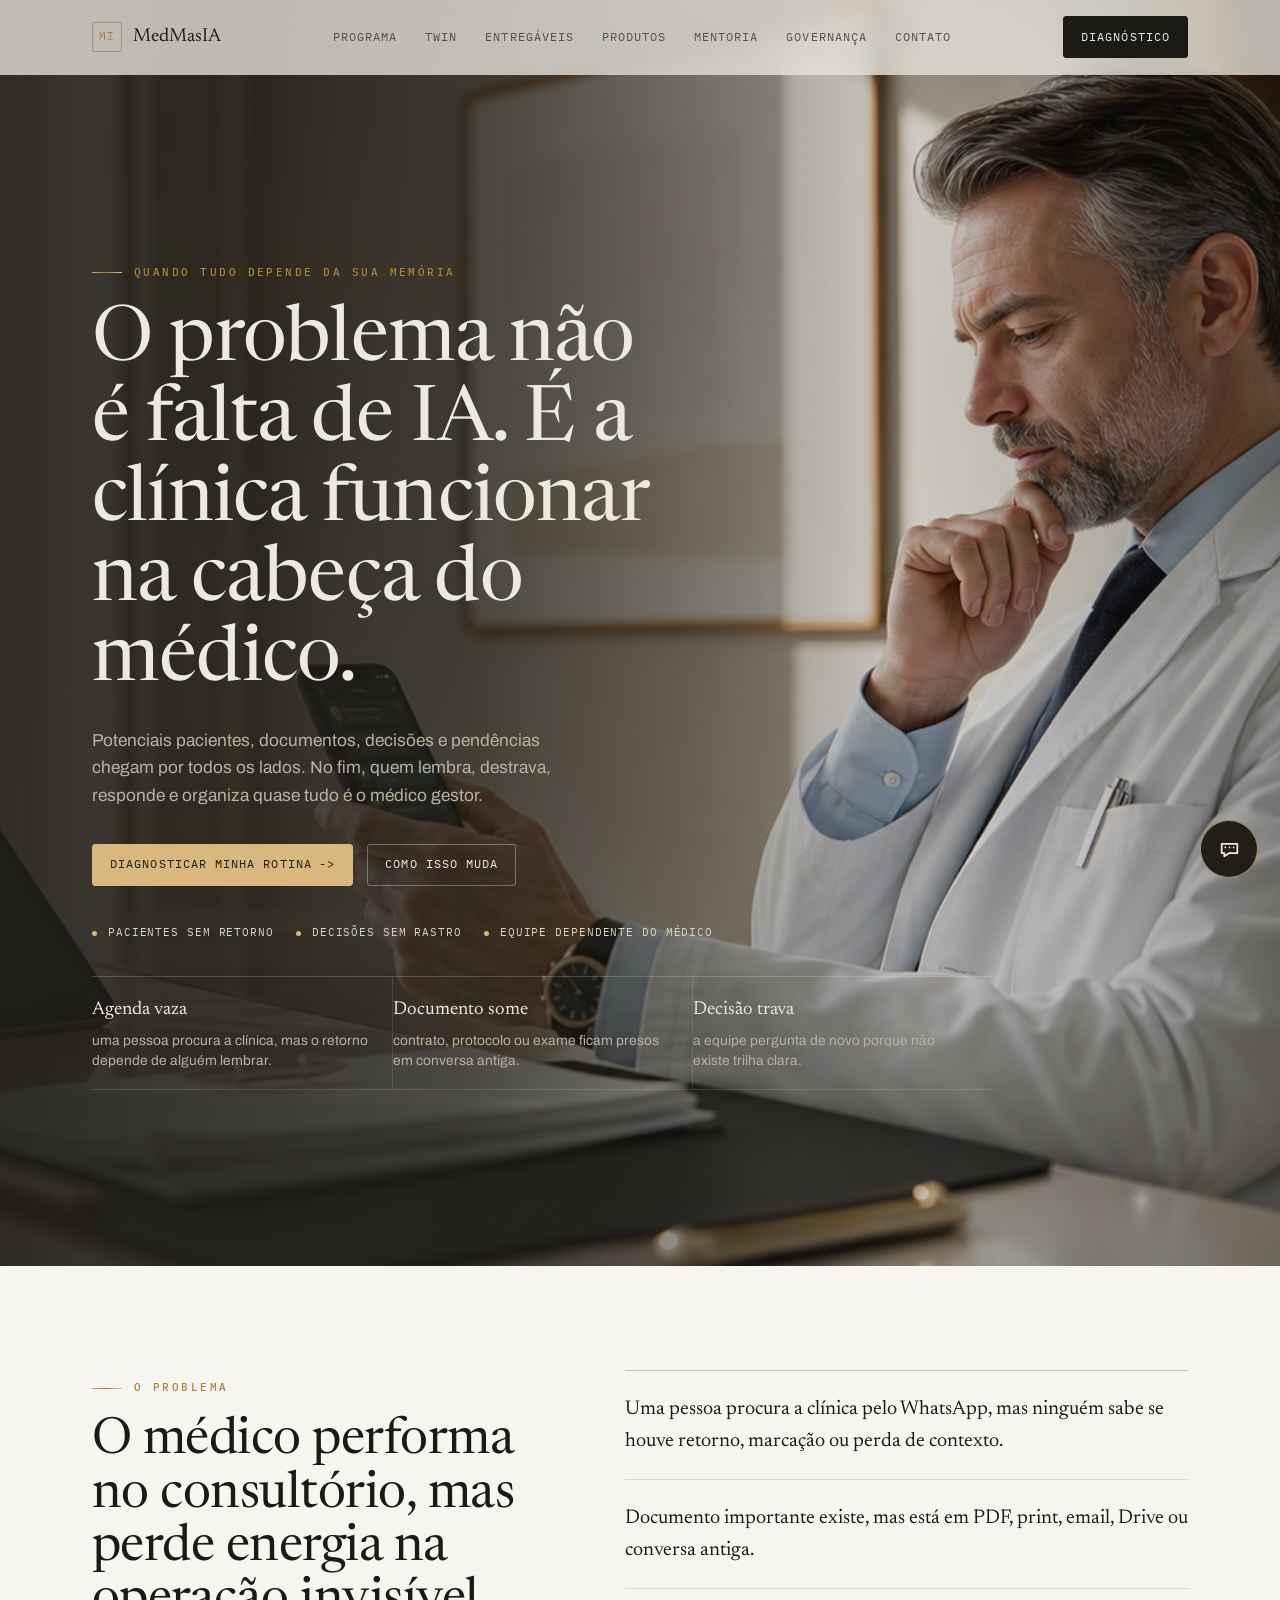
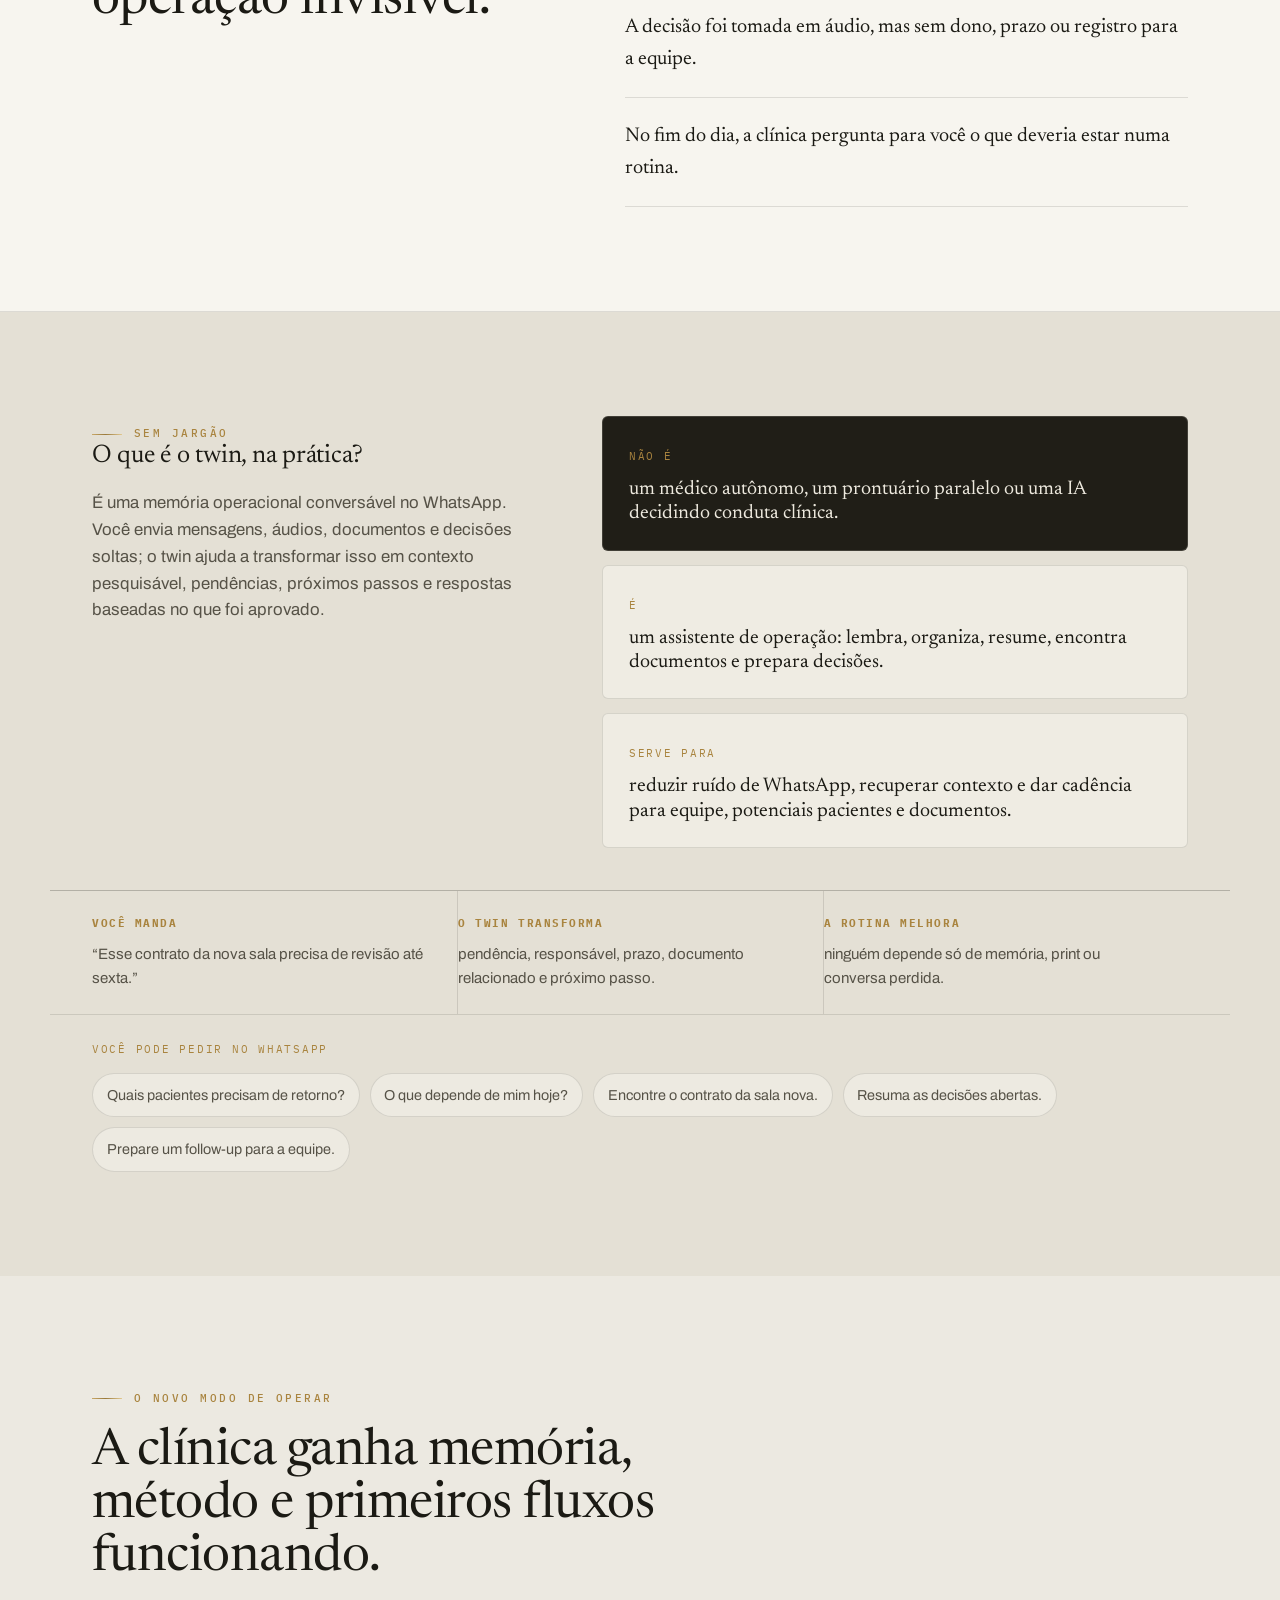
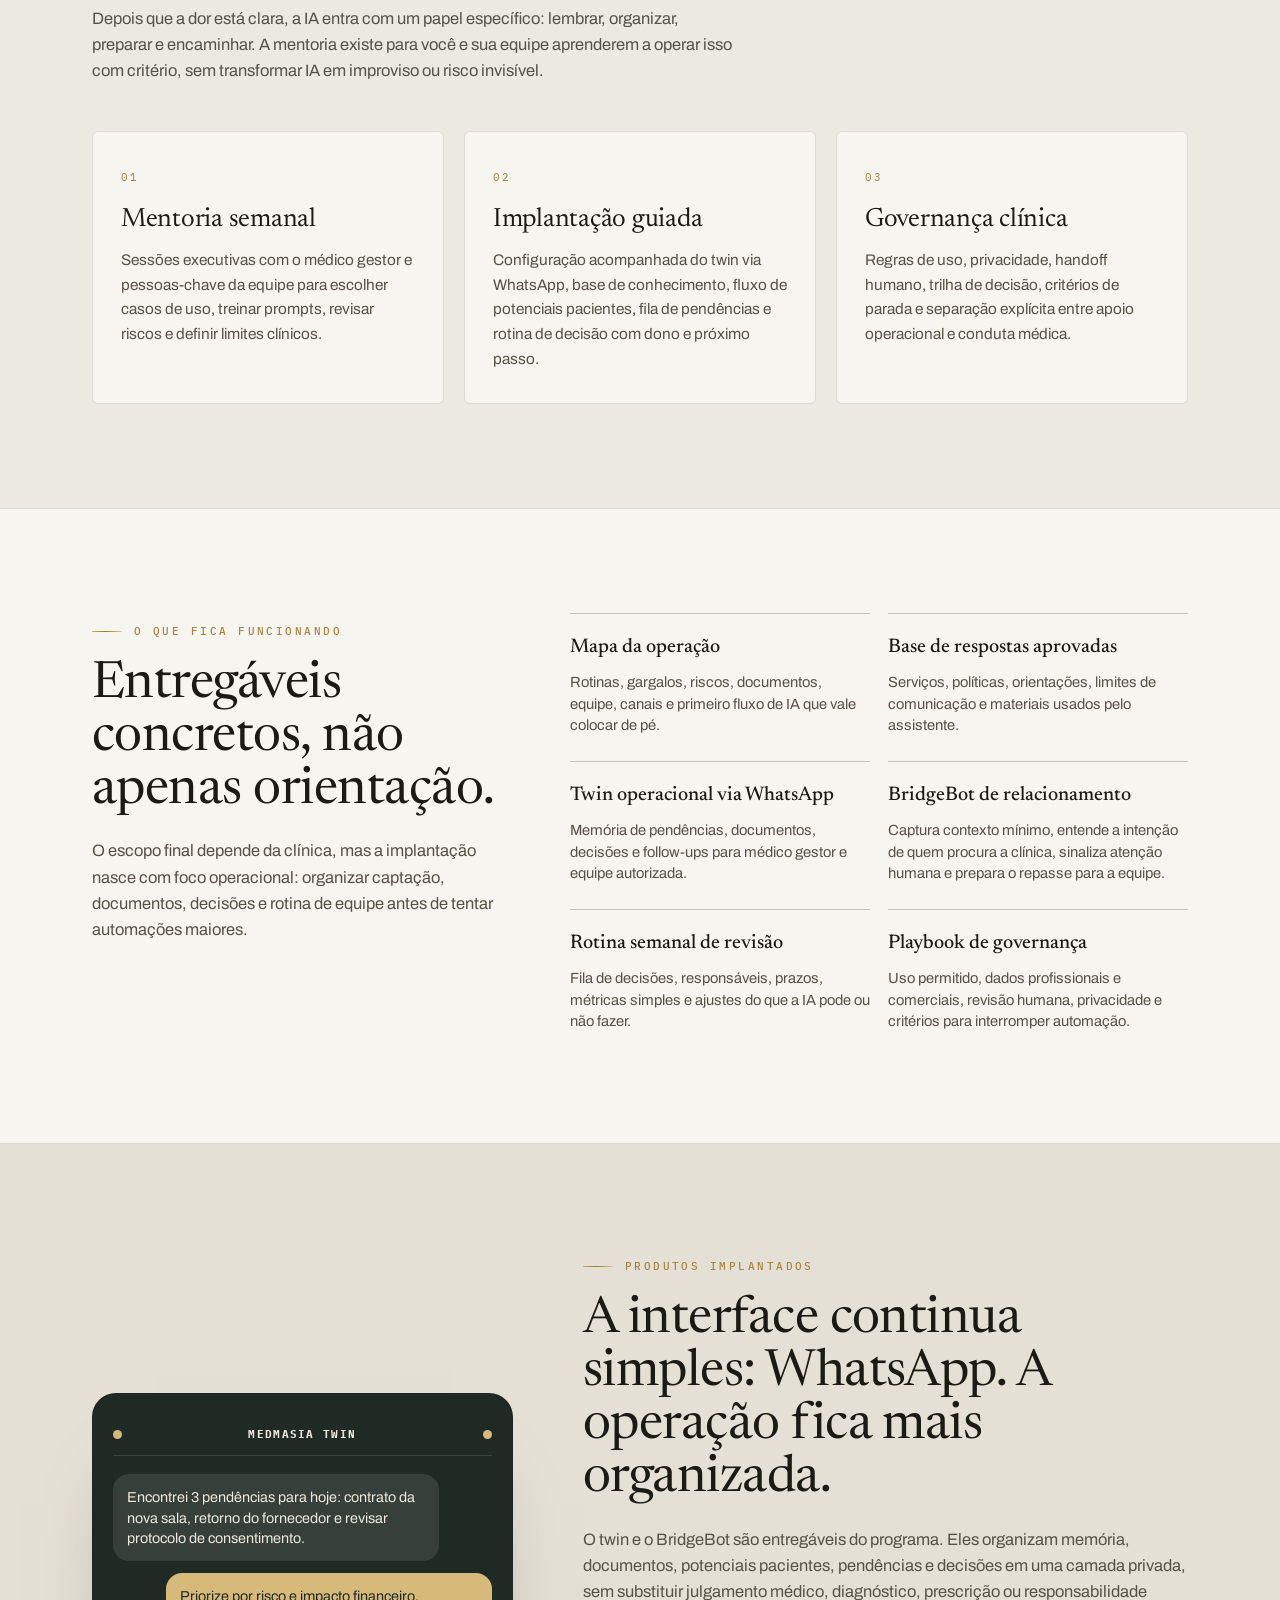
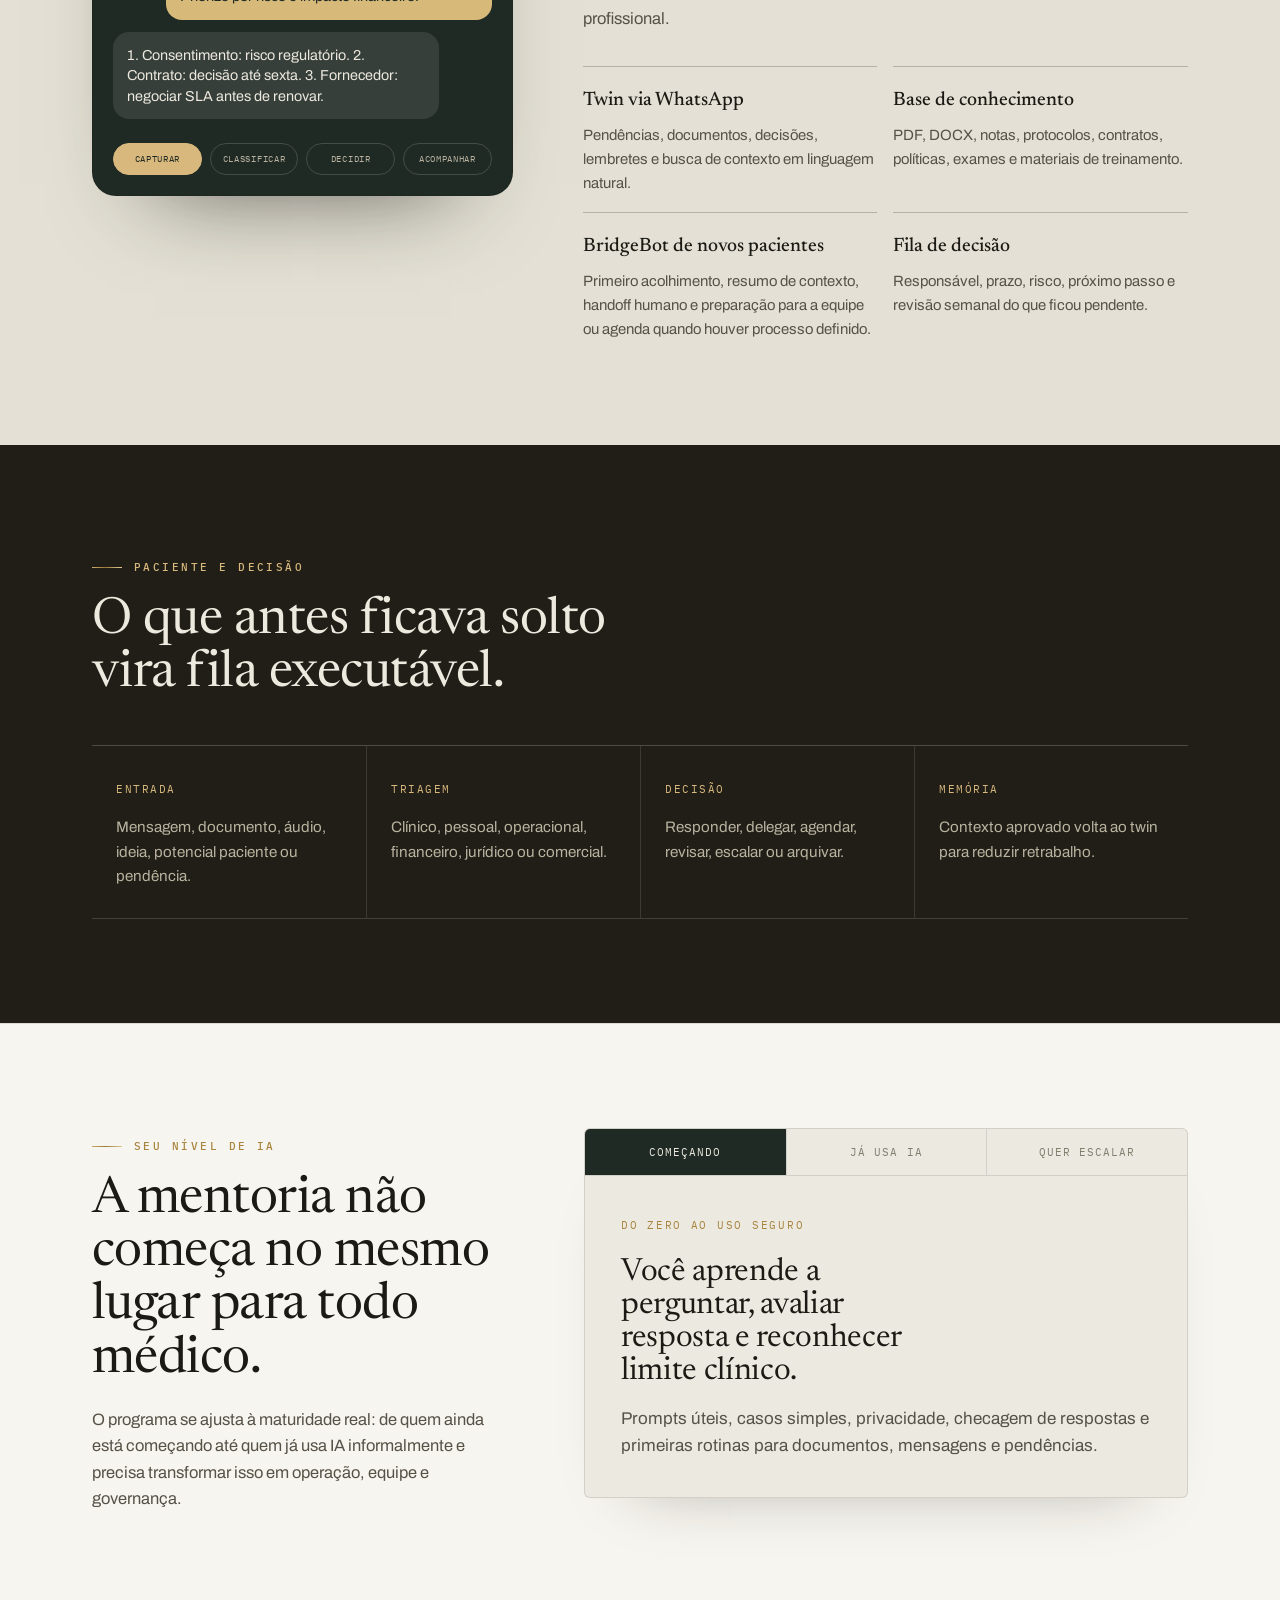
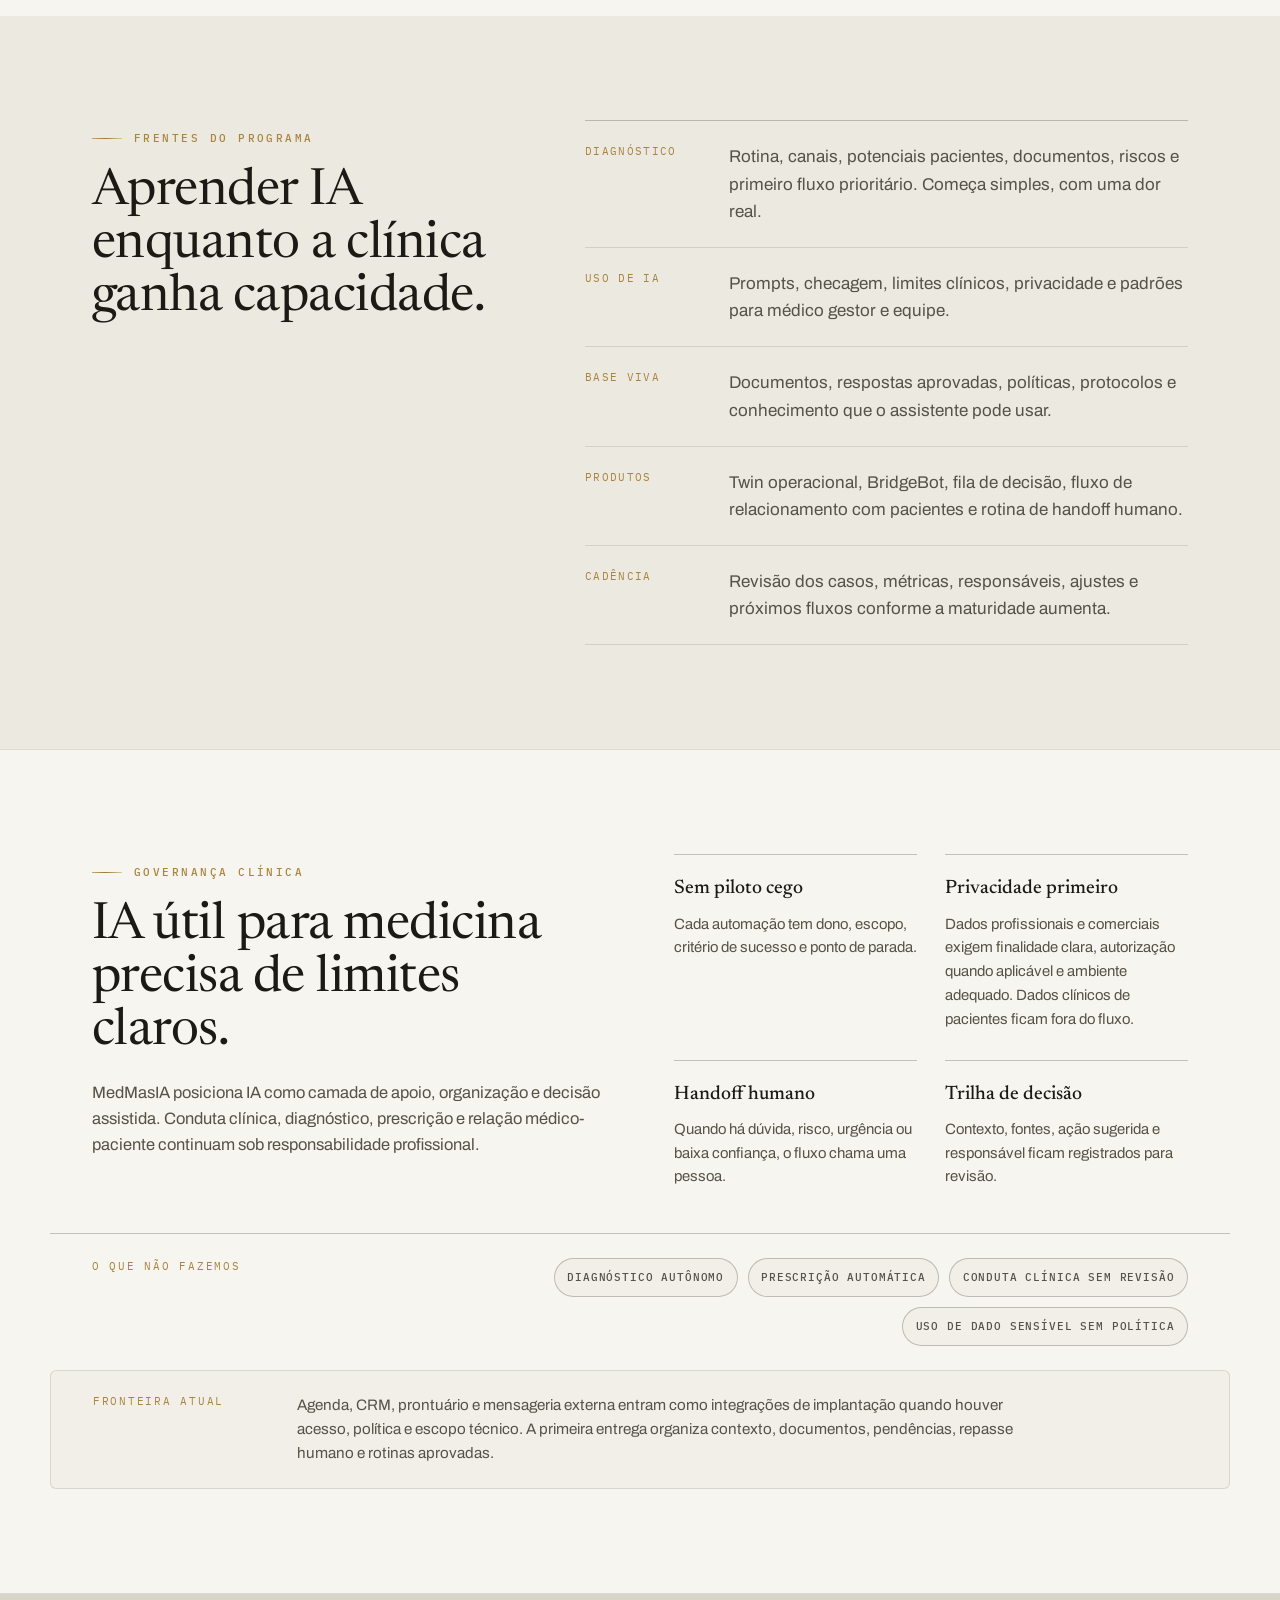
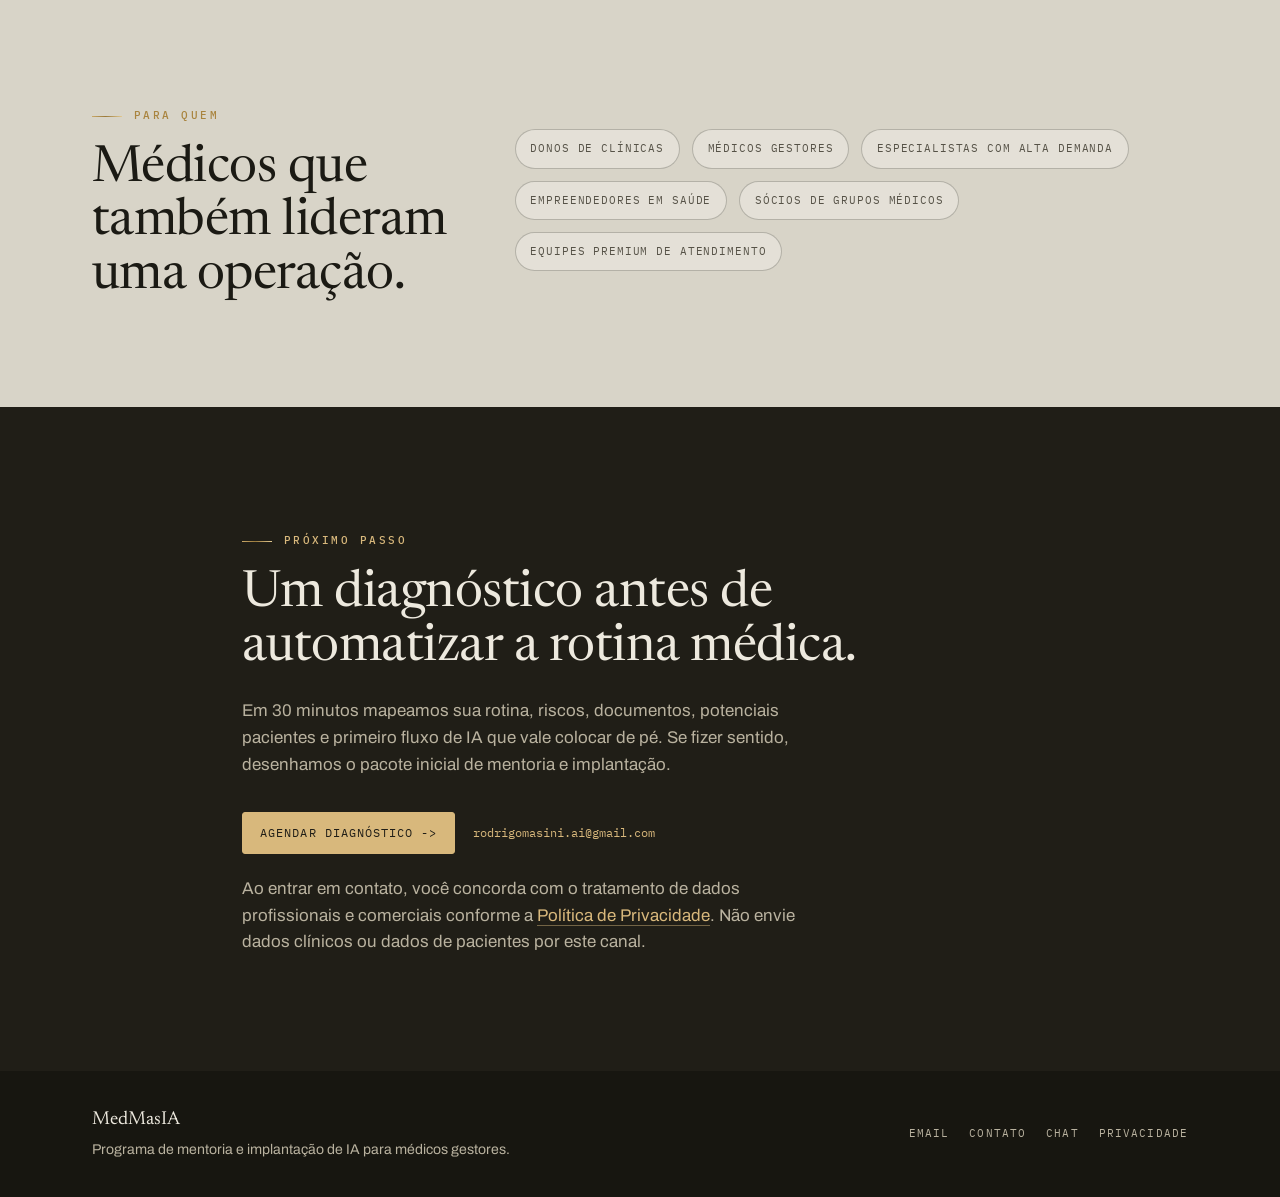
<file: index.html>
<!DOCTYPE html>
<html lang="pt-BR">
<head>
<meta charset="UTF-8" />
<meta name="viewport" content="width=device-width, initial-scale=1.0" />
<title>MedMasIA - Mentoria e Implantação de IA para Médicos</title>
<meta name="description" content="MedMasIA ajuda médicos gestores a tirar potenciais pacientes, documentos, decisões e pendências da memória do médico e transformar isso em rotina assistida por IA." />
<meta property="og:title" content="MedMasIA - Tire a Operação da Cabeça do Médico" />
<meta property="og:description" content="Mentoria e implantação de IA para organizar WhatsApp, documentos, potenciais pacientes e decisões com equipe treinada, revisão humana e governança clínica." />
<meta property="og:type" content="website" />
<meta property="og:image" content="assets/hero-medmasia.png" />
<link rel="icon" href="data:image/svg+xml,%3Csvg xmlns='http://www.w3.org/2000/svg' viewBox='0 0 64 64'%3E%3Crect width='64' height='64' fill='%231f2a25'/%3E%3Ctext x='32' y='42' font-family='Georgia,serif' font-size='24' fill='%23d6b77a' text-anchor='middle'%3EMI%3C/text%3E%3C/svg%3E" />
<link rel="preconnect" href="https://fonts.googleapis.com" />
<link rel="preconnect" href="https://fonts.gstatic.com" crossorigin />
<link href="https://fonts.googleapis.com/css2?family=Archivo:wght@400;500;600;700&family=IBM+Plex+Mono:wght@400;500&family=Newsreader:ital,opsz,wght@0,18..72,300;0,18..72,400;0,18..72,500;1,18..72,300;1,18..72,400&display=swap" rel="stylesheet" />
<link rel="stylesheet" href="assets/styles.css" />
<link rel="stylesheet" href="assets/chatbot/chatbot.css" />
</head>
<body>
<header class="nav" id="nav">
  <div class="nav-inner">
    <a class="brand" href="#"><span class="mark">MI</span><span>MedMasIA</span></a>
    <nav class="links" aria-label="Principal">
      <a href="#offer">Programa</a>
      <a href="#what-is-twin">Twin</a>
      <a href="#deliverables">Entregáveis</a>
      <a href="#twin">Produtos</a>
      <a href="#mentoria">Mentoria</a>
      <a href="#governanca">Governança</a>
      <a href="#contact">Contato</a>
    </nav>
    <button class="menu-toggle" id="menuBtn" type="button" aria-label="Abrir menu" aria-expanded="false"><span></span><span></span><span></span></button>
    <a class="btn nav-cta" href="#contact">Diagnóstico</a>
  </div>
  <div class="mobile-panel" id="mobilePanel">
    <a href="#offer">Programa</a>
    <a href="#what-is-twin">Twin</a>
    <a href="#deliverables">Entregáveis</a>
    <a href="#twin">Produtos</a>
    <a href="#mentoria">Mentoria</a>
    <a href="#governanca">Governança</a>
    <a class="btn" href="#contact">Diagnóstico</a>
  </div>
</header>

<main>
  <section class="hero">
    <div class="hero-media" aria-hidden="true">
      <img src="assets/hero-medmasia.png" alt="" loading="eager" />
    </div>
    <div class="hero-overlay"></div>
    <div class="wrap hero-copy">
      <span class="eyebrow">Quando tudo depende da sua memória</span>
      <h1>O problema não é falta de IA. É a clínica funcionar na cabeça do médico.</h1>
      <p class="lede">Potenciais pacientes, documentos, decisões e pendências chegam por todos os lados. No fim, quem lembra, destrava, responde e organiza quase tudo é o médico gestor.</p>
      <div class="hero-cta">
        <a href="#contact" class="btn on-dark">Diagnosticar minha rotina <span class="arw">-&gt;</span></a>
        <a href="#what-is-twin" class="btn ghost on-hero">Como isso muda</a>
      </div>
      <div class="hero-facts">
        <span>Pacientes sem retorno</span>
        <span>Decisões sem rastro</span>
        <span>Equipe dependente do médico</span>
      </div>
      <div class="hero-package" aria-label="Sinais de vazamento operacional">
        <div><b>Agenda vaza</b><span>uma pessoa procura a clínica, mas o retorno depende de alguém lembrar.</span></div>
        <div><b>Documento some</b><span>contrato, protocolo ou exame ficam presos em conversa antiga.</span></div>
        <div><b>Decisão trava</b><span>a equipe pergunta de novo porque não existe trilha clara.</span></div>
      </div>
    </div>
  </section>

  <section id="problem" class="signal">
    <div class="wrap signal-grid">
      <div>
        <span class="eyebrow">O problema</span>
        <h2>O médico performa no consultório, mas perde energia na operação invisível.</h2>
      </div>
      <div class="signal-list">
        <p>Uma pessoa procura a clínica pelo WhatsApp, mas ninguém sabe se houve retorno, marcação ou perda de contexto.</p>
        <p>Documento importante existe, mas está em PDF, print, email, Drive ou conversa antiga.</p>
        <p>A decisão foi tomada em áudio, mas sem dono, prazo ou registro para a equipe.</p>
        <p>No fim do dia, a clínica pergunta para você o que deveria estar numa rotina.</p>
      </div>
    </div>
  </section>

  <section id="what-is-twin" class="twin-primer">
    <div class="wrap primer-grid">
      <div class="primer-copy">
        <span class="eyebrow">Sem jargão</span>
        <h2>O que é o twin, na prática?</h2>
        <p>É uma memória operacional conversável no WhatsApp. Você envia mensagens, áudios, documentos e decisões soltas; o twin ajuda a transformar isso em contexto pesquisável, pendências, próximos passos e respostas baseadas no que foi aprovado.</p>
      </div>
      <div class="primer-stack reveal">
        <div class="primer-card is-featured">
          <span>Não é</span>
          <p>um médico autônomo, um prontuário paralelo ou uma IA decidindo conduta clínica.</p>
        </div>
        <div class="primer-card">
          <span>É</span>
          <p>um assistente de operação: lembra, organiza, resume, encontra documentos e prepara decisões.</p>
        </div>
        <div class="primer-card">
          <span>Serve para</span>
          <p>reduzir ruído de WhatsApp, recuperar contexto e dar cadência para equipe, potenciais pacientes e documentos.</p>
        </div>
      </div>
    </div>
    <div class="wrap example-flow reveal" aria-label="Exemplos práticos do twin">
      <div><b>Você manda</b><span>“Esse contrato da nova sala precisa de revisão até sexta.”</span></div>
      <div><b>O twin transforma</b><span>pendência, responsável, prazo, documento relacionado e próximo passo.</span></div>
      <div><b>A rotina melhora</b><span>ninguém depende só de memória, print ou conversa perdida.</span></div>
    </div>
    <div class="wrap ask-examples reveal">
      <span class="ask-label">Você pode pedir no WhatsApp</span>
      <div class="ask-list">
        <span>Quais pacientes precisam de retorno?</span>
        <span>O que depende de mim hoje?</span>
        <span>Encontre o contrato da sala nova.</span>
        <span>Resuma as decisões abertas.</span>
        <span>Prepare um follow-up para a equipe.</span>
      </div>
    </div>
  </section>

  <section id="offer" class="offer">
    <div class="wrap">
      <div class="sec-head">
        <span class="eyebrow">O novo modo de operar</span>
        <h2>A clínica ganha memória, método e primeiros fluxos funcionando.</h2>
        <p>Depois que a dor está clara, a IA entra com um papel específico: lembrar, organizar, preparar e encaminhar. A mentoria existe para você e sua equipe aprenderem a operar isso com critério, sem transformar IA em improviso ou risco invisível.</p>
      </div>
      <div class="offer-grid">
        <article class="offer-card reveal">
          <span class="num">01</span>
          <h3>Mentoria semanal</h3>
          <p>Sessões executivas com o médico gestor e pessoas-chave da equipe para escolher casos de uso, treinar prompts, revisar riscos e definir limites clínicos.</p>
        </article>
        <article class="offer-card reveal">
          <span class="num">02</span>
          <h3>Implantação guiada</h3>
          <p>Configuração acompanhada do twin via WhatsApp, base de conhecimento, fluxo de potenciais pacientes, fila de pendências e rotina de decisão com dono e próximo passo.</p>
        </article>
        <article class="offer-card reveal">
          <span class="num">03</span>
          <h3>Governança clínica</h3>
          <p>Regras de uso, privacidade, handoff humano, trilha de decisão, critérios de parada e separação explícita entre apoio operacional e conduta médica.</p>
        </article>
      </div>
    </div>
  </section>

  <section id="deliverables" class="deliverables">
    <div class="wrap deliver-grid">
      <div class="sec-head">
        <span class="eyebrow">O que fica funcionando</span>
        <h2>Entregáveis concretos, não apenas orientação.</h2>
        <p>O escopo final depende da clínica, mas a implantação nasce com foco operacional: organizar captação, documentos, decisões e rotina de equipe antes de tentar automações maiores.</p>
      </div>
      <div class="deliver-list">
        <div class="deliver-card reveal"><b>Mapa da operação</b><span>Rotinas, gargalos, riscos, documentos, equipe, canais e primeiro fluxo de IA que vale colocar de pé.</span></div>
        <div class="deliver-card reveal"><b>Base de respostas aprovadas</b><span>Serviços, políticas, orientações, limites de comunicação e materiais usados pelo assistente.</span></div>
        <div class="deliver-card reveal"><b>Twin operacional via WhatsApp</b><span>Memória de pendências, documentos, decisões e follow-ups para médico gestor e equipe autorizada.</span></div>
        <div class="deliver-card reveal"><b>BridgeBot de relacionamento</b><span>Captura contexto mínimo, entende a intenção de quem procura a clínica, sinaliza atenção humana e prepara o repasse para a equipe.</span></div>
        <div class="deliver-card reveal"><b>Rotina semanal de revisão</b><span>Fila de decisões, responsáveis, prazos, métricas simples e ajustes do que a IA pode ou não fazer.</span></div>
        <div class="deliver-card reveal"><b>Playbook de governança</b><span>Uso permitido, dados profissionais e comerciais, revisão humana, privacidade e critérios para interromper automação.</span></div>
      </div>
    </div>
  </section>

  <section id="twin" class="twin">
    <div class="wrap twin-grid">
      <div class="phone reveal" aria-label="Exemplo de conversa com o twin">
        <div class="phone-top"><span></span><b>MedMasIA Twin</b><span></span></div>
        <div class="bubble bot">Encontrei 3 pendências para hoje: contrato da nova sala, retorno do fornecedor e revisar protocolo de consentimento.</div>
        <div class="bubble user">Priorize por risco e impacto financeiro.</div>
        <div class="bubble bot">1. Consentimento: risco regulatório. 2. Contrato: decisão até sexta. 3. Fornecedor: negociar SLA antes de renovar.</div>
        <div class="mini-pipe">
          <span class="active">Capturar</span>
          <span>Classificar</span>
          <span>Decidir</span>
          <span>Acompanhar</span>
        </div>
      </div>
      <div class="twin-copy">
        <span class="eyebrow">Produtos implantados</span>
        <h2>A interface continua simples: WhatsApp. A operação fica mais organizada.</h2>
        <p>O twin e o BridgeBot são entregáveis do programa. Eles organizam memória, documentos, potenciais pacientes, pendências e decisões em uma camada privada, sem substituir julgamento médico, diagnóstico, prescrição ou responsabilidade profissional.</p>
        <div class="cap-list">
          <div><b>Twin via WhatsApp</b><span>Pendências, documentos, decisões, lembretes e busca de contexto em linguagem natural.</span></div>
          <div><b>Base de conhecimento</b><span>PDF, DOCX, notas, protocolos, contratos, políticas, exames e materiais de treinamento.</span></div>
          <div><b>BridgeBot de novos pacientes</b><span>Primeiro acolhimento, resumo de contexto, handoff humano e preparação para a equipe ou agenda quando houver processo definido.</span></div>
          <div><b>Fila de decisão</b><span>Responsável, prazo, risco, próximo passo e revisão semanal do que ficou pendente.</span></div>
        </div>
      </div>
    </div>
  </section>

  <section class="pipe">
    <div class="wrap">
      <div class="sec-head compact">
        <span class="eyebrow">Paciente e decisão</span>
        <h2>O que antes ficava solto vira fila executável.</h2>
      </div>
      <div class="decision-board reveal">
        <div class="lane"><span>Entrada</span><p>Mensagem, documento, áudio, ideia, potencial paciente ou pendência.</p></div>
        <div class="lane"><span>Triagem</span><p>Clínico, pessoal, operacional, financeiro, jurídico ou comercial.</p></div>
        <div class="lane"><span>Decisão</span><p>Responder, delegar, agendar, revisar, escalar ou arquivar.</p></div>
        <div class="lane"><span>Memória</span><p>Contexto aprovado volta ao twin para reduzir retrabalho.</p></div>
      </div>
    </div>
  </section>

  <section id="levels" class="levels">
    <div class="wrap levels-grid">
      <div class="sec-head">
        <span class="eyebrow">Seu nível de IA</span>
        <h2>A mentoria não começa no mesmo lugar para todo médico.</h2>
        <p>O programa se ajusta à maturidade real: de quem ainda está começando até quem já usa IA informalmente e precisa transformar isso em operação, equipe e governança.</p>
      </div>
      <div class="level-panel reveal">
        <div class="level-tabs" role="tablist" aria-label="Níveis de maturidade em IA">
          <button class="on" type="button" data-level="zero">Começando</button>
          <button type="button" data-level="user">Já usa IA</button>
          <button type="button" data-level="scale">Quer escalar</button>
        </div>
        <div class="level-content" data-level-content="zero">
          <span>Do zero ao uso seguro</span>
          <h3>Você aprende a perguntar, avaliar resposta e reconhecer limite clínico.</h3>
          <p>Prompts úteis, casos simples, privacidade, checagem de respostas e primeiras rotinas para documentos, mensagens e pendências.</p>
        </div>
        <div class="level-content" data-level-content="user" hidden>
          <span>Do uso informal à rotina</span>
          <h3>Você para de usar IA como improviso e começa a operar com método.</h3>
          <p>Biblioteca de prompts, base de conhecimento aprovada, critérios de handoff, fluxos de atendimento e decisões com responsável.</p>
        </div>
        <div class="level-content" data-level-content="scale" hidden>
          <span>Da rotina à capacidade</span>
          <h3>Você leva IA para equipe, pacientes, documentos e governança.</h3>
          <p>Treinamento operacional, métricas, papéis, revisão semanal, integração progressiva e evolução dos produtos implantados.</p>
        </div>
      </div>
    </div>
  </section>

  <section id="mentoria" class="mentoria">
    <div class="wrap mentoria-grid">
      <div>
        <span class="eyebrow">Frentes do programa</span>
        <h2>Aprender IA enquanto a clínica ganha capacidade.</h2>
      </div>
      <div class="weeks">
        <div><span>Diagnóstico</span><p>Rotina, canais, potenciais pacientes, documentos, riscos e primeiro fluxo prioritário. Começa simples, com uma dor real.</p></div>
        <div><span>Uso de IA</span><p>Prompts, checagem, limites clínicos, privacidade e padrões para médico gestor e equipe.</p></div>
        <div><span>Base viva</span><p>Documentos, respostas aprovadas, políticas, protocolos e conhecimento que o assistente pode usar.</p></div>
        <div><span>Produtos</span><p>Twin operacional, BridgeBot, fila de decisão, fluxo de relacionamento com pacientes e rotina de handoff humano.</p></div>
        <div><span>Cadência</span><p>Revisão dos casos, métricas, responsáveis, ajustes e próximos fluxos conforme a maturidade aumenta.</p></div>
      </div>
    </div>
  </section>

  <section id="governanca" class="governanca">
    <div class="wrap gov-grid">
      <div class="sec-head">
        <span class="eyebrow">Governança clínica</span>
        <h2>IA útil para medicina precisa de limites claros.</h2>
        <p>MedMasIA posiciona IA como camada de apoio, organização e decisão assistida. Conduta clínica, diagnóstico, prescrição e relação médico-paciente continuam sob responsabilidade profissional.</p>
      </div>
      <div class="guardrails">
        <div><b>Sem piloto cego</b><span>Cada automação tem dono, escopo, critério de sucesso e ponto de parada.</span></div>
        <div><b>Privacidade primeiro</b><span>Dados profissionais e comerciais exigem finalidade clara, autorização quando aplicável e ambiente adequado. Dados clínicos de pacientes ficam fora do fluxo.</span></div>
        <div><b>Handoff humano</b><span>Quando há dúvida, risco, urgência ou baixa confiança, o fluxo chama uma pessoa.</span></div>
        <div><b>Trilha de decisão</b><span>Contexto, fontes, ação sugerida e responsável ficam registrados para revisão.</span></div>
      </div>
    </div>
    <div class="wrap not-do reveal">
      <span>O que não fazemos</span>
      <div>
        <b>Diagnóstico autônomo</b>
        <b>Prescrição automática</b>
        <b>Conduta clínica sem revisão</b>
        <b>Uso de dado sensível sem política</b>
      </div>
    </div>
    <div class="wrap scope-note reveal">
      <span>Fronteira atual</span>
      <p>Agenda, CRM, prontuário e mensageria externa entram como integrações de implantação quando houver acesso, política e escopo técnico. A primeira entrega organiza contexto, documentos, pendências, repasse humano e rotinas aprovadas.</p>
    </div>
  </section>

  <section id="forwhom" class="forwhom">
    <div class="wrap for-grid">
      <div class="for-copy">
        <span class="eyebrow">Para quem</span>
        <h2>Médicos que também lideram uma operação.</h2>
      </div>
      <div class="audiences">
        <span>Donos de clínicas</span>
        <span>Médicos gestores</span>
        <span>Especialistas com alta demanda</span>
        <span>Empreendedores em saúde</span>
        <span>Sócios de grupos médicos</span>
        <span>Equipes premium de atendimento</span>
      </div>
    </div>
  </section>

  <section id="contact" class="contact">
    <div class="wrap contact-inner">
      <span class="eyebrow">Próximo passo</span>
      <h2>Um diagnóstico antes de automatizar a rotina médica.</h2>
      <p>Em 30 minutos mapeamos sua rotina, riscos, documentos, potenciais pacientes e primeiro fluxo de IA que vale colocar de pé. Se fizer sentido, desenhamos o pacote inicial de mentoria e implantação.</p>
      <div class="contact-actions">
        <a class="btn on-dark" href="mailto:rodrigomasini.ai@gmail.com?subject=MedMasIA%20-%20Diagnostico%20inicial">Agendar diagnóstico <span class="arw">-&gt;</span></a>
        <a class="mail" href="mailto:rodrigomasini.ai@gmail.com">rodrigomasini.ai@gmail.com</a>
      </div>
      <p class="privacy-note">Ao entrar em contato, você concorda com o tratamento de dados profissionais e comerciais conforme a <a href="privacidade.html">Política de Privacidade</a>. Não envie dados clínicos ou dados de pacientes por este canal.</p>
    </div>
  </section>
</main>

<footer>
  <div class="wrap footer-inner">
    <div><b>MedMasIA</b><span>Programa de mentoria e implantação de IA para médicos gestores.</span></div>
    <div class="foot-links">
      <a href="mailto:rodrigomasini.ai@gmail.com">Email</a>
      <a href="#contact">Contato</a>
      <a href="#apex-chatbot">Chat</a>
      <a href="privacidade.html">Privacidade</a>
    </div>
  </div>
</footer>

<div id="apex-chatbot"></div>
<script src="assets/chatbot/chatbot.js"></script>
<script>
document.documentElement.classList.add("js");
const nav=document.getElementById("nav");
addEventListener("scroll",()=>nav.classList.toggle("scrolled",scrollY>12),{passive:true});
const menuBtn=document.getElementById("menuBtn");
const mobilePanel=document.getElementById("mobilePanel");
menuBtn.addEventListener("click",()=>{
  const open=mobilePanel.classList.toggle("open");
  menuBtn.setAttribute("aria-expanded",open);
});
mobilePanel.querySelectorAll("a").forEach((link)=>link.addEventListener("click",()=>{
  mobilePanel.classList.remove("open");
  menuBtn.setAttribute("aria-expanded","false");
}));
document.querySelectorAll("[data-level]").forEach((button)=>{
  button.addEventListener("click",()=>{
    const level=button.dataset.level;
    document.querySelectorAll("[data-level]").forEach((item)=>item.classList.toggle("on",item===button));
    document.querySelectorAll("[data-level-content]").forEach((panel)=>{
      panel.hidden=panel.dataset.levelContent!==level;
    });
  });
});
const io=new IntersectionObserver((entries)=>{
  entries.forEach((entry)=>{
    if(entry.isIntersecting){
      entry.target.classList.add("in");
      io.unobserve(entry.target);
    }
  });
},{threshold:.12,rootMargin:"0px 0px -8% 0px"});
document.querySelectorAll(".reveal").forEach((el)=>io.observe(el));
</script>
</body>
</html>
</file>
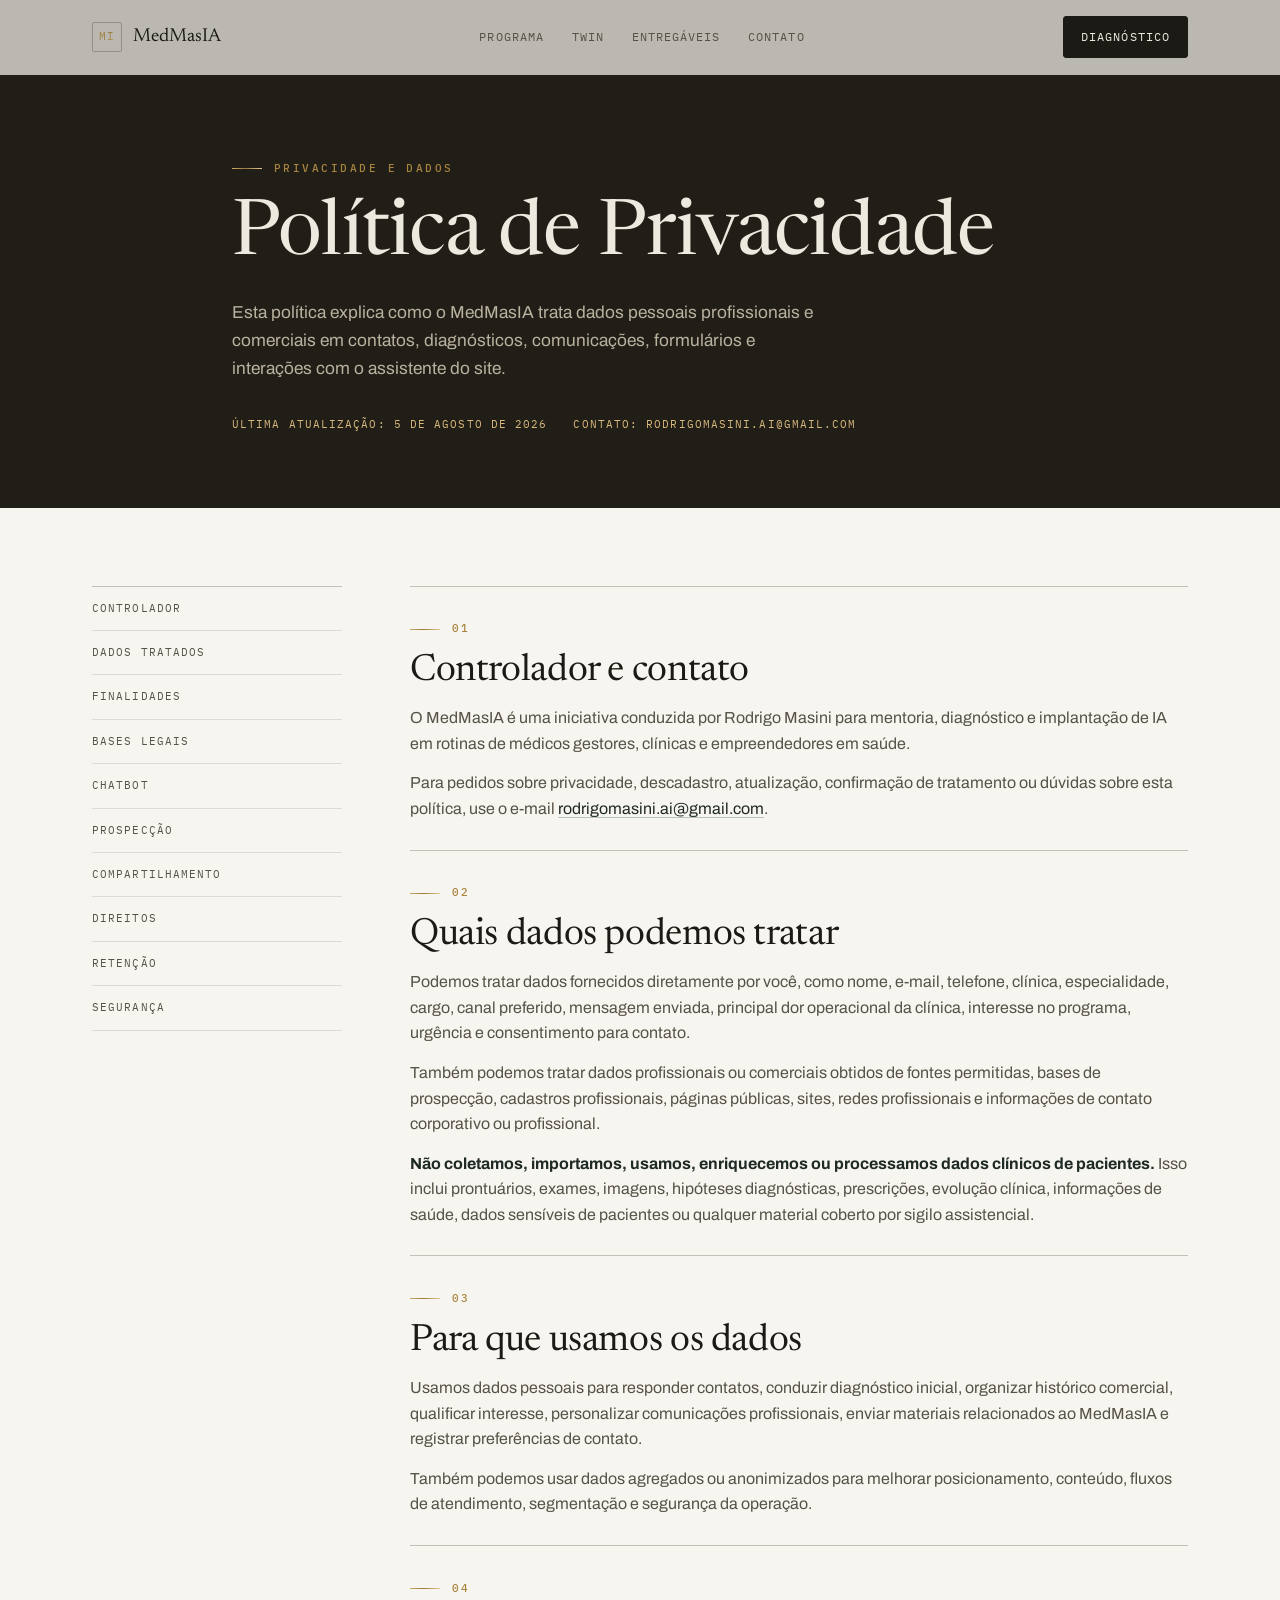
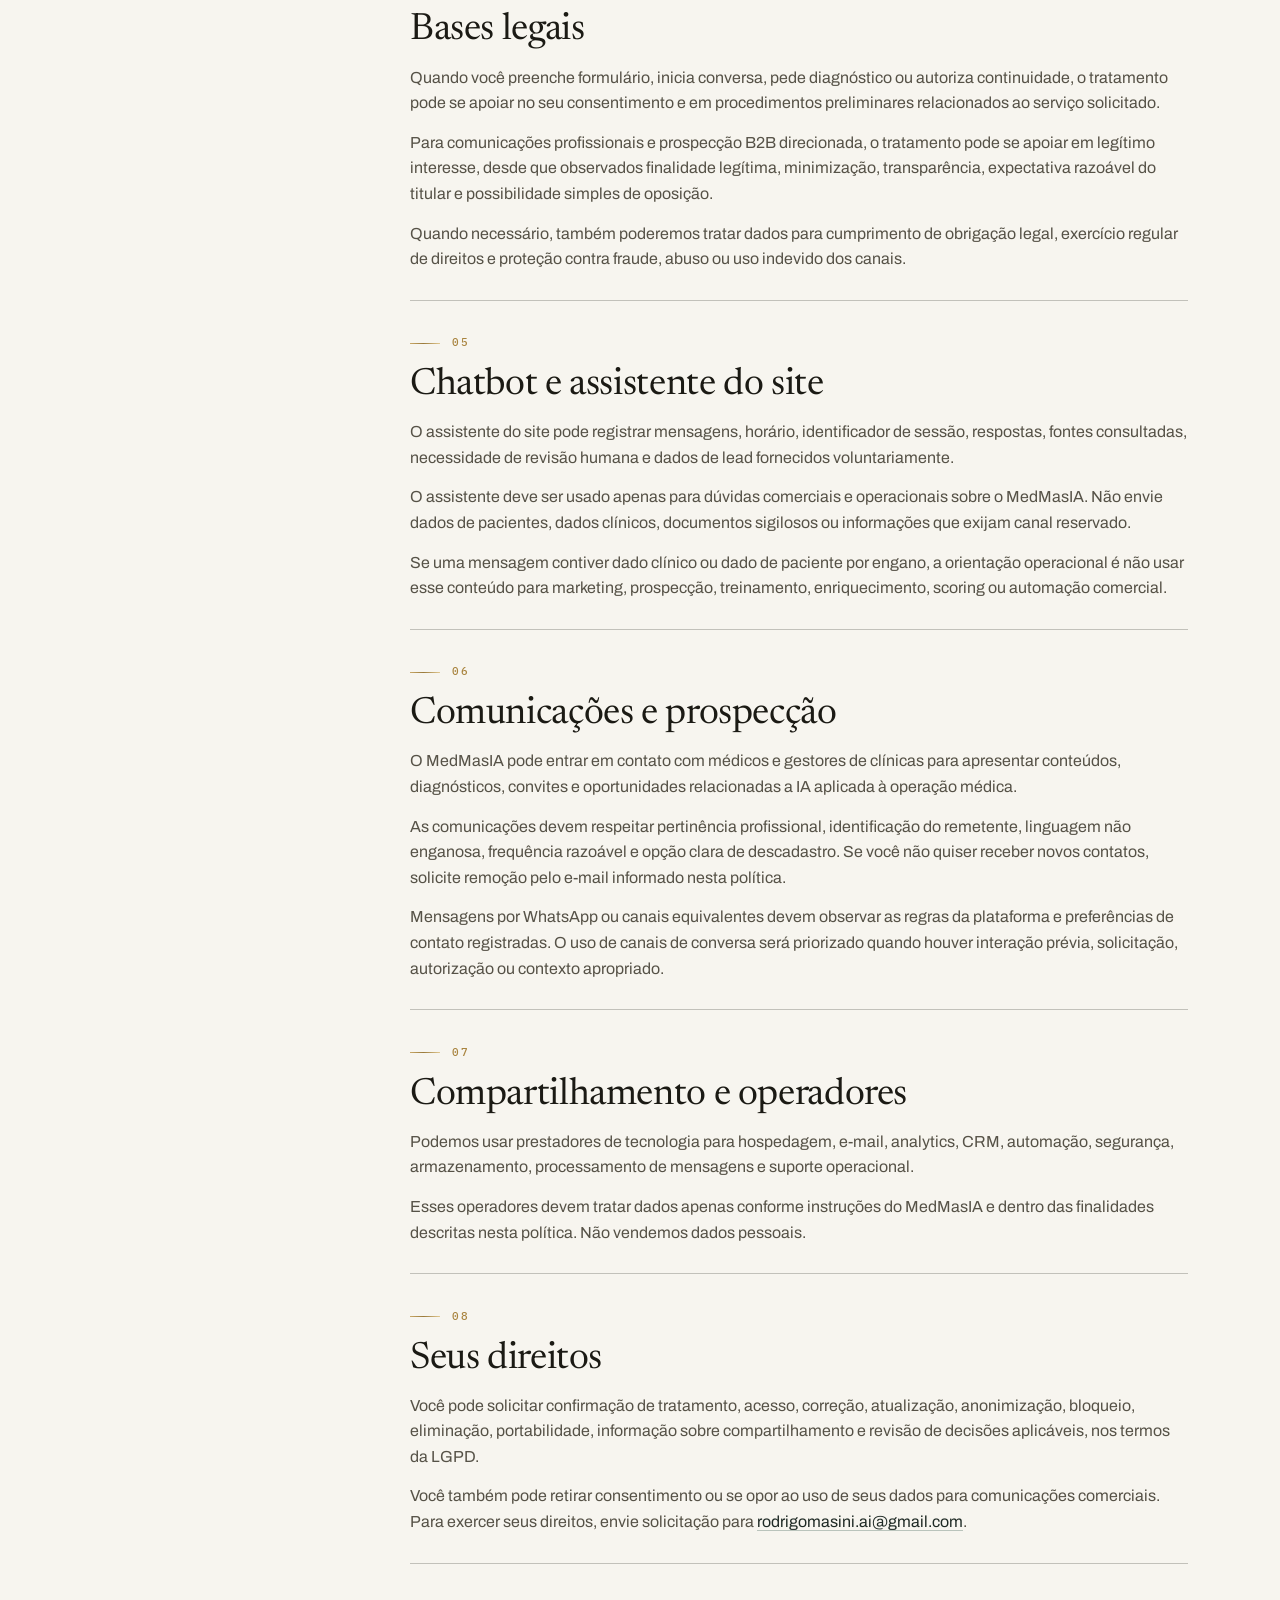
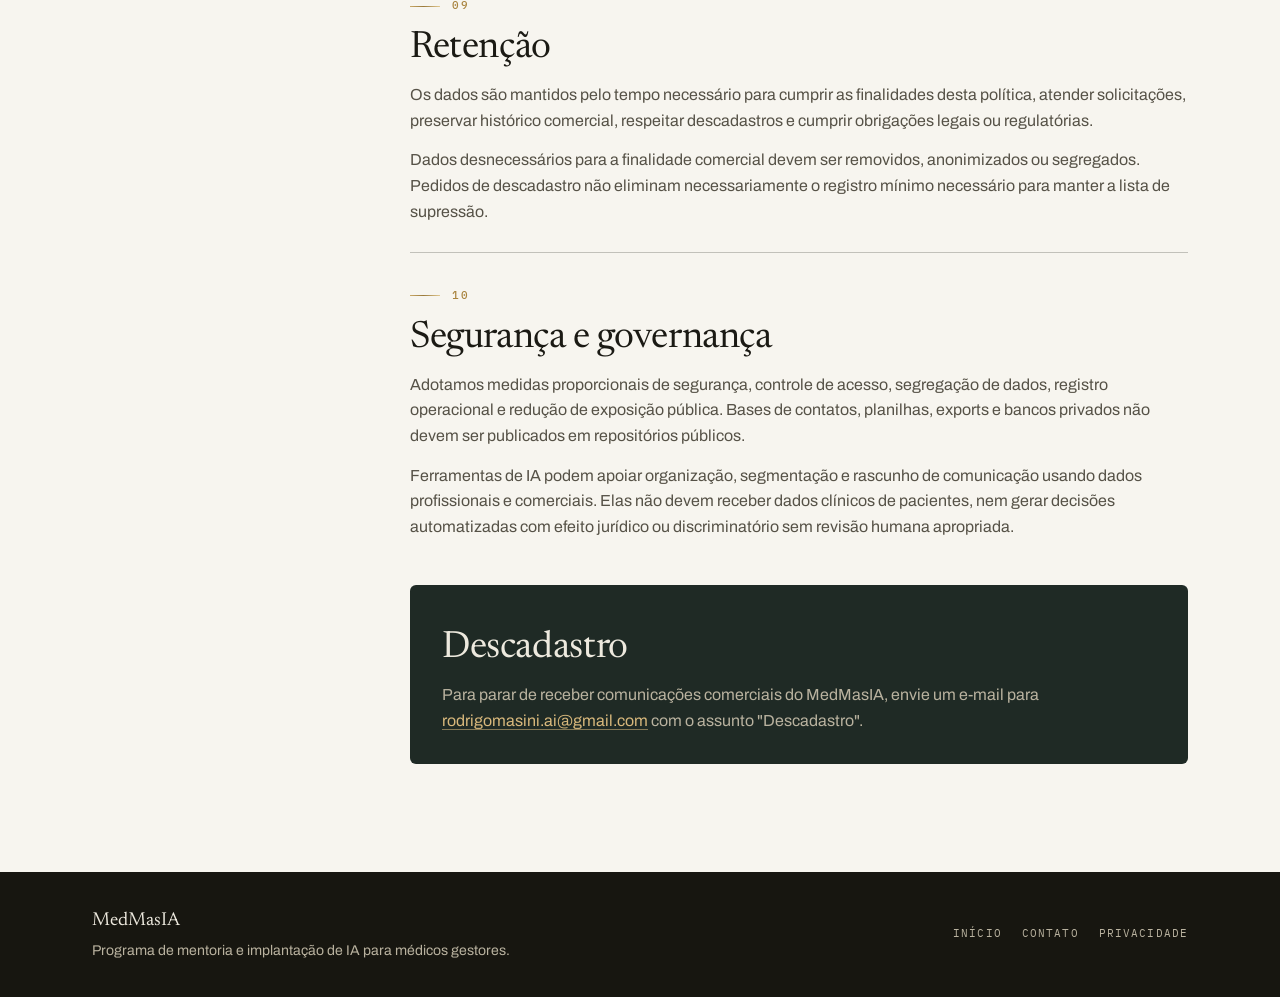
<file: privacidade.html>
<!DOCTYPE html>
<html lang="pt-BR">
<head>
<meta charset="UTF-8" />
<meta name="viewport" content="width=device-width, initial-scale=1.0" />
<title>Política de Privacidade - MedMasIA</title>
<meta name="description" content="Política de privacidade do MedMasIA para diagnóstico, comunicação, chatbot, prospecção profissional e tratamento de dados pessoais conforme a LGPD." />
<meta property="og:title" content="Política de Privacidade - MedMasIA" />
<meta property="og:description" content="Como o MedMasIA trata dados pessoais em contatos, diagnósticos, comunicações e interações com o assistente do site." />
<meta property="og:type" content="website" />
<meta property="og:image" content="assets/hero-medmasia.png" />
<link rel="icon" href="data:image/svg+xml,%3Csvg xmlns='http://www.w3.org/2000/svg' viewBox='0 0 64 64'%3E%3Crect width='64' height='64' fill='%231f2a25'/%3E%3Ctext x='32' y='42' font-family='Georgia,serif' font-size='24' fill='%23d6b77a' text-anchor='middle'%3EMI%3C/text%3E%3C/svg%3E" />
<link rel="preconnect" href="https://fonts.googleapis.com" />
<link rel="preconnect" href="https://fonts.gstatic.com" crossorigin />
<link href="https://fonts.googleapis.com/css2?family=Archivo:wght@400;500;600;700&family=IBM+Plex+Mono:wght@400;500&family=Newsreader:ital,opsz,wght@0,18..72,300;0,18..72,400;0,18..72,500;1,18..72,300;1,18..72,400&display=swap" rel="stylesheet" />
<link rel="stylesheet" href="assets/styles.css" />
</head>
<body>
<header class="nav" id="nav">
  <div class="nav-inner">
    <a class="brand" href="index.html"><span class="mark">MI</span><span>MedMasIA</span></a>
    <nav class="links" aria-label="Principal">
      <a href="index.html#offer">Programa</a>
      <a href="index.html#what-is-twin">Twin</a>
      <a href="index.html#deliverables">Entregáveis</a>
      <a href="index.html#contact">Contato</a>
    </nav>
    <button class="menu-toggle" id="menuBtn" type="button" aria-label="Abrir menu" aria-expanded="false"><span></span><span></span><span></span></button>
    <a class="btn nav-cta" href="index.html#contact">Diagnóstico</a>
  </div>
  <div class="mobile-panel" id="mobilePanel">
    <a href="index.html#offer">Programa</a>
    <a href="index.html#what-is-twin">Twin</a>
    <a href="index.html#deliverables">Entregáveis</a>
    <a href="index.html#contact">Contato</a>
    <a class="btn" href="index.html#contact">Diagnóstico</a>
  </div>
</header>

<main>
  <section class="legal-hero">
    <div class="wrap legal-hero-inner">
      <span class="eyebrow">Privacidade e dados</span>
      <h1>Política de Privacidade</h1>
      <p>Esta política explica como o MedMasIA trata dados pessoais profissionais e comerciais em contatos, diagnósticos, comunicações, formulários e interações com o assistente do site.</p>
      <div class="legal-meta">
        <span>Última atualização: 5 de agosto de 2026</span>
        <span>Contato: rodrigomasini.ai@gmail.com</span>
      </div>
    </div>
  </section>

  <section class="legal-content">
    <div class="wrap legal-grid">
      <aside class="legal-index" aria-label="Índice da política">
        <a href="#controlador">Controlador</a>
        <a href="#dados">Dados tratados</a>
        <a href="#finalidades">Finalidades</a>
        <a href="#bases">Bases legais</a>
        <a href="#chatbot">Chatbot</a>
        <a href="#prospeccao">Prospecção</a>
        <a href="#compartilhamento">Compartilhamento</a>
        <a href="#direitos">Direitos</a>
        <a href="#retencao">Retenção</a>
        <a href="#seguranca">Segurança</a>
      </aside>

      <div class="legal-body">
        <article id="controlador" class="legal-section">
          <span class="eyebrow">01</span>
          <h2>Controlador e contato</h2>
          <p>O MedMasIA é uma iniciativa conduzida por Rodrigo Masini para mentoria, diagnóstico e implantação de IA em rotinas de médicos gestores, clínicas e empreendedores em saúde.</p>
          <p>Para pedidos sobre privacidade, descadastro, atualização, confirmação de tratamento ou dúvidas sobre esta política, use o e-mail <a href="mailto:rodrigomasini.ai@gmail.com">rodrigomasini.ai@gmail.com</a>.</p>
        </article>

        <article id="dados" class="legal-section">
          <span class="eyebrow">02</span>
          <h2>Quais dados podemos tratar</h2>
          <p>Podemos tratar dados fornecidos diretamente por você, como nome, e-mail, telefone, clínica, especialidade, cargo, canal preferido, mensagem enviada, principal dor operacional da clínica, interesse no programa, urgência e consentimento para contato.</p>
          <p>Também podemos tratar dados profissionais ou comerciais obtidos de fontes permitidas, bases de prospecção, cadastros profissionais, páginas públicas, sites, redes profissionais e informações de contato corporativo ou profissional.</p>
          <p><strong>Não coletamos, importamos, usamos, enriquecemos ou processamos dados clínicos de pacientes.</strong> Isso inclui prontuários, exames, imagens, hipóteses diagnósticas, prescrições, evolução clínica, informações de saúde, dados sensíveis de pacientes ou qualquer material coberto por sigilo assistencial.</p>
        </article>

        <article id="finalidades" class="legal-section">
          <span class="eyebrow">03</span>
          <h2>Para que usamos os dados</h2>
          <p>Usamos dados pessoais para responder contatos, conduzir diagnóstico inicial, organizar histórico comercial, qualificar interesse, personalizar comunicações profissionais, enviar materiais relacionados ao MedMasIA e registrar preferências de contato.</p>
          <p>Também podemos usar dados agregados ou anonimizados para melhorar posicionamento, conteúdo, fluxos de atendimento, segmentação e segurança da operação.</p>
        </article>

        <article id="bases" class="legal-section">
          <span class="eyebrow">04</span>
          <h2>Bases legais</h2>
          <p>Quando você preenche formulário, inicia conversa, pede diagnóstico ou autoriza continuidade, o tratamento pode se apoiar no seu consentimento e em procedimentos preliminares relacionados ao serviço solicitado.</p>
          <p>Para comunicações profissionais e prospecção B2B direcionada, o tratamento pode se apoiar em legítimo interesse, desde que observados finalidade legítima, minimização, transparência, expectativa razoável do titular e possibilidade simples de oposição.</p>
          <p>Quando necessário, também poderemos tratar dados para cumprimento de obrigação legal, exercício regular de direitos e proteção contra fraude, abuso ou uso indevido dos canais.</p>
        </article>

        <article id="chatbot" class="legal-section">
          <span class="eyebrow">05</span>
          <h2>Chatbot e assistente do site</h2>
          <p>O assistente do site pode registrar mensagens, horário, identificador de sessão, respostas, fontes consultadas, necessidade de revisão humana e dados de lead fornecidos voluntariamente.</p>
          <p>O assistente deve ser usado apenas para dúvidas comerciais e operacionais sobre o MedMasIA. Não envie dados de pacientes, dados clínicos, documentos sigilosos ou informações que exijam canal reservado.</p>
          <p>Se uma mensagem contiver dado clínico ou dado de paciente por engano, a orientação operacional é não usar esse conteúdo para marketing, prospecção, treinamento, enriquecimento, scoring ou automação comercial.</p>
        </article>

        <article id="prospeccao" class="legal-section">
          <span class="eyebrow">06</span>
          <h2>Comunicações e prospecção</h2>
          <p>O MedMasIA pode entrar em contato com médicos e gestores de clínicas para apresentar conteúdos, diagnósticos, convites e oportunidades relacionadas a IA aplicada à operação médica.</p>
          <p>As comunicações devem respeitar pertinência profissional, identificação do remetente, linguagem não enganosa, frequência razoável e opção clara de descadastro. Se você não quiser receber novos contatos, solicite remoção pelo e-mail informado nesta política.</p>
          <p>Mensagens por WhatsApp ou canais equivalentes devem observar as regras da plataforma e preferências de contato registradas. O uso de canais de conversa será priorizado quando houver interação prévia, solicitação, autorização ou contexto apropriado.</p>
        </article>

        <article id="compartilhamento" class="legal-section">
          <span class="eyebrow">07</span>
          <h2>Compartilhamento e operadores</h2>
          <p>Podemos usar prestadores de tecnologia para hospedagem, e-mail, analytics, CRM, automação, segurança, armazenamento, processamento de mensagens e suporte operacional.</p>
          <p>Esses operadores devem tratar dados apenas conforme instruções do MedMasIA e dentro das finalidades descritas nesta política. Não vendemos dados pessoais.</p>
        </article>

        <article id="direitos" class="legal-section">
          <span class="eyebrow">08</span>
          <h2>Seus direitos</h2>
          <p>Você pode solicitar confirmação de tratamento, acesso, correção, atualização, anonimização, bloqueio, eliminação, portabilidade, informação sobre compartilhamento e revisão de decisões aplicáveis, nos termos da LGPD.</p>
          <p>Você também pode retirar consentimento ou se opor ao uso de seus dados para comunicações comerciais. Para exercer seus direitos, envie solicitação para <a href="mailto:rodrigomasini.ai@gmail.com">rodrigomasini.ai@gmail.com</a>.</p>
        </article>

        <article id="retencao" class="legal-section">
          <span class="eyebrow">09</span>
          <h2>Retenção</h2>
          <p>Os dados são mantidos pelo tempo necessário para cumprir as finalidades desta política, atender solicitações, preservar histórico comercial, respeitar descadastros e cumprir obrigações legais ou regulatórias.</p>
          <p>Dados desnecessários para a finalidade comercial devem ser removidos, anonimizados ou segregados. Pedidos de descadastro não eliminam necessariamente o registro mínimo necessário para manter a lista de supressão.</p>
        </article>

        <article id="seguranca" class="legal-section">
          <span class="eyebrow">10</span>
          <h2>Segurança e governança</h2>
          <p>Adotamos medidas proporcionais de segurança, controle de acesso, segregação de dados, registro operacional e redução de exposição pública. Bases de contatos, planilhas, exports e bancos privados não devem ser publicados em repositórios públicos.</p>
          <p>Ferramentas de IA podem apoiar organização, segmentação e rascunho de comunicação usando dados profissionais e comerciais. Elas não devem receber dados clínicos de pacientes, nem gerar decisões automatizadas com efeito jurídico ou discriminatório sem revisão humana apropriada.</p>
        </article>

        <article class="legal-callout">
          <h2>Descadastro</h2>
          <p>Para parar de receber comunicações comerciais do MedMasIA, envie um e-mail para <a href="mailto:rodrigomasini.ai@gmail.com?subject=MedMasIA%20-%20Descadastro">rodrigomasini.ai@gmail.com</a> com o assunto "Descadastro".</p>
        </article>
      </div>
    </div>
  </section>
</main>

<footer>
  <div class="wrap footer-inner">
    <div><b>MedMasIA</b><span>Programa de mentoria e implantação de IA para médicos gestores.</span></div>
    <div class="foot-links">
      <a href="index.html">Início</a>
      <a href="index.html#contact">Contato</a>
      <a href="privacidade.html">Privacidade</a>
    </div>
  </div>
</footer>

<script>
document.documentElement.classList.add("js");
const nav=document.getElementById("nav");
addEventListener("scroll",()=>nav.classList.toggle("scrolled",scrollY>12),{passive:true});
const menuBtn=document.getElementById("menuBtn");
const mobilePanel=document.getElementById("mobilePanel");
menuBtn.addEventListener("click",()=>{
  const open=mobilePanel.classList.toggle("open");
  menuBtn.setAttribute("aria-expanded",open);
});
mobilePanel.querySelectorAll("a").forEach((link)=>link.addEventListener("click",()=>{
  mobilePanel.classList.remove("open");
  menuBtn.setAttribute("aria-expanded","false");
}));
</script>
</body>
</html>
</file>
<file: assets/styles.css>
:root{
  --paper:#ece9e1;
  --paper-2:#e4e0d5;
  --paper-3:#d8d4c8;
  --paper-hi:#f7f5ef;
  --ink:#1b1a14;
  --ink-2:#565247;
  --ink-3:#827d6d;
  --line:rgba(27,26,20,.12);
  --line-2:rgba(27,26,20,.24);
  --gold:#a9843f;
  --gold-soft:rgba(169,132,63,.14);
  --green:#49695c;
  --green-2:#1f2a25;
  --graphite:#201e17;
  --on-dark:#ede9de;
  --on-dark-2:#b9b29f;
  --gold-dark:#d8b87c;
  --foil:linear-gradient(135deg,#cbaa6a 0%,#9a7a3c 45%,#e4cb94 100%);
  --maxw:1180px;
  --ease:cubic-bezier(.22,.61,.36,1);
}
*{box-sizing:border-box;margin:0;padding:0}
html{scroll-behavior:smooth;-webkit-text-size-adjust:100%}
body{
  background:var(--paper);
  color:var(--ink);
  font-family:"Archivo",-apple-system,BlinkMacSystemFont,"Segoe UI",sans-serif;
  font-size:17px;
  line-height:1.6;
  -webkit-font-smoothing:antialiased;
  overflow-x:hidden;
}
a{color:inherit;text-decoration:none}
img{display:block;max-width:100%}
.wrap{max-width:var(--maxw);margin:0 auto;padding:0 42px}
h1,h2,h3{font-family:"Newsreader",Georgia,serif;font-weight:400;line-height:1.04;letter-spacing:-.01em}
.eyebrow{display:inline-flex;align-items:center;gap:.75rem;font-family:"IBM Plex Mono",monospace;font-size:.7rem;font-weight:500;letter-spacing:.22em;text-transform:uppercase;color:var(--gold)}
.eyebrow:before{content:"";width:30px;height:1px;background:var(--foil)}
.btn{display:inline-flex;align-items:center;justify-content:center;gap:.6em;border:1px solid var(--ink);border-radius:3px;background:var(--ink);color:var(--paper);padding:.9em 1.45em;font-family:"IBM Plex Mono",monospace;font-size:.74rem;letter-spacing:.09em;text-transform:uppercase;white-space:nowrap;transition:.28s var(--ease)}
.btn:hover{background:transparent;color:var(--ink)}
.btn.on-dark{border-color:var(--gold-dark);background:var(--gold-dark);color:var(--graphite)}
.btn.on-dark:hover{background:transparent;color:var(--gold-dark)}
.btn.ghost{background:transparent;color:var(--ink);border-color:var(--line-2)}
.btn.ghost:hover{border-color:var(--ink)}
.btn.on-hero{color:var(--on-dark);border-color:rgba(237,233,222,.36)}
.btn.on-hero:hover{border-color:var(--gold-dark);color:var(--gold-dark)}
.arw{transition:transform .28s var(--ease)}
.btn:hover .arw{transform:translateX(3px)}
a:focus-visible,button:focus-visible{outline:2px solid var(--gold);outline-offset:3px;border-radius:2px}

.nav{position:fixed;top:0;left:0;right:0;z-index:100;background:rgba(236,233,225,.76);backdrop-filter:blur(16px) saturate(1.08);border-bottom:1px solid transparent;transition:.3s}
.nav.scrolled{background:rgba(236,233,225,.94);border-bottom-color:var(--line)}
.nav-inner{max-width:var(--maxw);height:74px;margin:0 auto;padding:0 42px;display:flex;align-items:center;justify-content:space-between;gap:24px}
.brand{display:flex;align-items:center;gap:.7rem;font-family:"Newsreader",serif;font-size:1.18rem}
.mark{font-family:"IBM Plex Mono",monospace;font-size:.7rem;letter-spacing:.12em;border:1px solid var(--line-2);padding:.42em .5em;border-radius:2px;background:var(--foil);-webkit-background-clip:text;background-clip:text;color:transparent}
.links{display:flex;align-items:center;gap:28px}
.links a{font-family:"IBM Plex Mono",monospace;font-size:.72rem;letter-spacing:.09em;text-transform:uppercase;color:var(--ink-2);position:relative}
.links a:after{content:"";position:absolute;left:0;right:100%;bottom:-5px;height:1px;background:var(--foil);transition:right .3s var(--ease)}
.links a:hover{color:var(--ink)}
.links a:hover:after{right:0}
.menu-toggle{display:none;background:transparent;border:1px solid var(--line-2);border-radius:3px;padding:.55rem .7rem}
.menu-toggle span{display:block;width:18px;height:1.5px;background:var(--ink);margin:3.5px 0}
.mobile-panel{display:none}

.hero{min-height:88vh;position:relative;display:flex;align-items:flex-end;overflow:hidden;background:var(--graphite);color:var(--on-dark)}
.hero-media{position:absolute;inset:0}
.hero-media img{width:100%;height:100%;object-fit:cover;object-position:58% center}
.hero-overlay{position:absolute;inset:0;background:linear-gradient(90deg,rgba(32,30,23,.92) 0%,rgba(32,30,23,.76) 36%,rgba(32,30,23,.18) 72%,rgba(32,30,23,.38) 100%)}
.hero-copy{position:relative;padding-top:150px;padding-bottom:72px}
.hero h1{font-size:clamp(3rem,6vw,5.7rem);max-width:12.6ch;margin-top:22px}
.lede{max-width:48ch;margin-top:24px;color:var(--on-dark-2);font-size:1.08rem}
.hero-cta{display:flex;flex-wrap:wrap;gap:14px;margin-top:34px}
.hero-facts{display:flex;flex-wrap:wrap;gap:10px 22px;margin-top:38px;font-family:"IBM Plex Mono",monospace;font-size:.7rem;letter-spacing:.08em;text-transform:uppercase;color:#ded5c3}
.hero-facts span{padding-left:16px;position:relative}
.hero-facts span:before{content:"";position:absolute;left:0;top:.62em;width:5px;height:5px;border-radius:50%;background:var(--gold-dark)}
.hero-package{display:grid;grid-template-columns:repeat(3,1fr);gap:0;width:min(900px,100%);margin-top:34px;border-top:1px solid rgba(237,233,222,.22);border-bottom:1px solid rgba(237,233,222,.16)}
.hero-package div{padding:18px 22px 18px 0;border-left:1px solid rgba(237,233,222,.13)}
.hero-package div:first-child{border-left:none}
.hero-package b{display:block;font-family:"Newsreader",Georgia,serif;font-size:1.18rem;font-weight:400;color:var(--on-dark)}
.hero-package span{display:block;margin-top:6px;color:var(--on-dark-2);font-size:.86rem;line-height:1.45}

section{padding:104px 0}
.sec-head{max-width:64ch}
.sec-head h2,.signal h2,.twin h2,.mentoria h2,.for-copy h2,.contact h2{font-size:clamp(2.1rem,4vw,3.35rem);margin-top:18px}
.sec-head p{margin-top:20px;color:var(--ink-2);font-size:1.03rem}
.compact{max-width:54ch}

.signal{background:var(--paper-hi);border-bottom:1px solid var(--line)}
.signal-grid{display:grid;grid-template-columns:.9fr 1.1fr;gap:72px;align-items:start}
.signal-list{display:grid;gap:0;border-top:1px solid var(--line-2)}
.signal-list p{padding:22px 0;border-bottom:1px solid var(--line);font-family:"Newsreader",serif;font-size:1.25rem;color:var(--ink)}
.signal-list p{position:relative;transition:padding-left .3s var(--ease),color .3s var(--ease)}
.signal-list p:before{content:"";position:absolute;left:0;top:31px;width:0;height:1px;background:var(--foil);transition:width .35s var(--ease)}
.signal-list p:hover{padding-left:34px;color:var(--green-2)}
.signal-list p:hover:before{width:22px}

.offer-grid{display:grid;grid-template-columns:repeat(3,1fr);gap:20px;margin-top:46px}
.offer-card{background:var(--paper-hi);border:1px solid var(--line);border-radius:6px;padding:30px 28px 32px;min-height:260px;position:relative;overflow:hidden;transition:.35s var(--ease)}
.offer-card:before{content:"";position:absolute;left:0;right:100%;top:0;height:2px;background:var(--foil);transition:right .45s var(--ease)}
.offer-card:hover{transform:translateY(-4px);border-color:var(--line-2);box-shadow:0 32px 56px -44px rgba(27,26,20,.45)}
.offer-card:hover:before{right:0}
.offer-card .num{font-family:"IBM Plex Mono",monospace;font-size:.68rem;letter-spacing:.15em;color:var(--gold)}
.offer-card h3{font-size:1.65rem;margin:18px 0 14px}
.offer-card p{color:var(--ink-2);font-size:.96rem}

.deliverables{background:var(--paper-hi);border-top:1px solid var(--line);border-bottom:1px solid var(--line)}
.deliver-grid{display:grid;grid-template-columns:.8fr 1.2fr;gap:66px;align-items:start}
.deliver-list{display:grid;grid-template-columns:1fr 1fr;gap:18px}
.deliver-card{border-top:1px solid var(--line-2);padding-top:18px;min-height:130px}
.deliver-card{position:relative;transition:transform .32s var(--ease),border-color .32s var(--ease),background .32s var(--ease),padding .32s var(--ease)}
.deliver-card:before{content:"";position:absolute;left:0;top:-1px;width:32px;height:2px;background:var(--foil);transform:scaleX(0);transform-origin:left;transition:transform .35s var(--ease)}
.deliver-card:hover{transform:translateY(-3px);border-color:rgba(169,132,63,.45);background:rgba(236,233,225,.34);padding-left:14px}
.deliver-card:hover:before{transform:scaleX(1)}
.deliver-card b{display:block;font-family:"Newsreader",Georgia,serif;font-size:1.24rem;font-weight:500;margin-bottom:8px}
.deliver-card span{display:block;color:var(--ink-2);font-size:.92rem;line-height:1.48}

.twin-primer{background:var(--paper-2)}
.primer-grid{display:grid;grid-template-columns:.86fr 1.14fr;gap:68px;align-items:start}
.primer-copy p{margin-top:20px;color:var(--ink-2);font-size:1.05rem;max-width:52ch}
.primer-stack{display:grid;gap:14px}
.primer-card{border:1px solid var(--line);border-radius:6px;background:rgba(247,245,239,.54);padding:24px 26px;transition:transform .32s var(--ease),border-color .32s var(--ease),background .32s var(--ease)}
.primer-card:hover{transform:translateX(6px);border-color:var(--line-2);background:var(--paper-hi)}
.primer-card.is-featured{background:var(--graphite);color:var(--on-dark);border-color:rgba(237,233,222,.16)}
.primer-card span{font-family:"IBM Plex Mono",monospace;font-size:.66rem;letter-spacing:.16em;text-transform:uppercase;color:var(--gold)}
.primer-card p{margin-top:9px;font-family:"Newsreader",Georgia,serif;font-size:1.24rem;line-height:1.22}
.primer-card.is-featured p{color:var(--on-dark)}
.example-flow{display:grid;grid-template-columns:repeat(3,1fr);gap:0;margin-top:42px;border-top:1px solid var(--line-2);border-bottom:1px solid var(--line)}
.example-flow div{padding:24px 24px 24px 0;border-left:1px solid var(--line)}
.example-flow div:first-child{border-left:none}
.example-flow b{display:block;font-family:"IBM Plex Mono",monospace;font-size:.68rem;letter-spacing:.14em;text-transform:uppercase;color:var(--gold)}
.example-flow span{display:block;margin-top:10px;color:var(--ink-2);font-size:.94rem}
.ask-examples{margin-top:26px}
.ask-label{display:block;font-family:"IBM Plex Mono",monospace;font-size:.68rem;letter-spacing:.16em;text-transform:uppercase;color:var(--gold);margin-bottom:14px}
.ask-list{display:flex;flex-wrap:wrap;gap:10px}
.ask-list span{border:1px solid var(--line);border-radius:999px;background:rgba(247,245,239,.48);padding:.62rem .86rem;color:var(--ink-2);font-size:.9rem;transition:.25s var(--ease)}
.ask-list span:hover{border-color:var(--line-2);background:var(--paper-hi);color:var(--ink);transform:translateY(-2px)}

.twin{background:var(--paper-2)}
.twin-grid{display:grid;grid-template-columns:.82fr 1.18fr;gap:70px;align-items:center}
.phone{border:1px solid var(--line-2);border-radius:24px;background:var(--green-2);padding:20px;box-shadow:0 50px 90px -62px rgba(27,26,20,.75)}
.phone-top{height:42px;display:flex;align-items:center;justify-content:space-between;color:var(--on-dark);font-family:"IBM Plex Mono",monospace;font-size:.68rem;letter-spacing:.12em;text-transform:uppercase;border-bottom:1px solid rgba(237,233,222,.13);margin-bottom:18px}
.phone-top span{width:9px;height:9px;border-radius:50%;background:var(--gold-dark)}
.bubble{max-width:86%;border-radius:16px;padding:13px 14px;margin:12px 0;font-size:.9rem;line-height:1.42}
.bubble.bot{background:rgba(237,233,222,.11);color:var(--on-dark)}
.bubble.user{background:#d7b979;color:var(--green-2);margin-left:auto}
.mini-pipe{display:grid;grid-template-columns:repeat(4,1fr);gap:8px;margin-top:24px}
.mini-pipe span{border:1px solid rgba(237,233,222,.18);border-radius:999px;color:var(--on-dark-2);font-family:"IBM Plex Mono",monospace;font-size:.55rem;letter-spacing:.08em;text-transform:uppercase;text-align:center;padding:8px 4px}
.mini-pipe .active{background:var(--gold-dark);color:var(--green-2);border-color:var(--gold-dark)}
.twin-copy p{margin-top:20px;color:var(--ink-2);font-size:1.03rem}
.cap-list{display:grid;grid-template-columns:1fr 1fr;gap:16px;margin-top:34px}
.cap-list div,.guardrails div{border-top:1px solid var(--line-2);padding-top:18px}
.cap-list b,.guardrails b{display:block;font-family:"Newsreader",serif;font-size:1.22rem;font-weight:500;margin-bottom:8px}
.cap-list span,.guardrails span{display:block;color:var(--ink-2);font-size:.93rem}

.pipe{background:var(--graphite);color:var(--on-dark)}
.pipe .eyebrow{color:var(--gold-dark)}
.decision-board{display:grid;grid-template-columns:repeat(4,1fr);gap:0;margin-top:44px;border-top:1px solid rgba(237,233,222,.22);border-bottom:1px solid rgba(237,233,222,.16)}
.lane{padding:28px 24px 30px;border-left:1px solid rgba(237,233,222,.14)}
.lane:first-child{border-left:none}
.lane span{font-family:"IBM Plex Mono",monospace;font-size:.68rem;letter-spacing:.14em;text-transform:uppercase;color:var(--gold-dark)}
.lane p{margin-top:14px;color:var(--on-dark-2);font-size:.95rem}

.mentoria-grid{display:grid;grid-template-columns:.82fr 1.18fr;gap:74px;align-items:start}
.weeks{border-top:1px solid var(--line-2)}
.weeks div{display:grid;grid-template-columns:120px 1fr;gap:24px;padding:22px 0;border-bottom:1px solid var(--line)}
.weeks span{font-family:"IBM Plex Mono",monospace;font-size:.7rem;letter-spacing:.12em;text-transform:uppercase;color:var(--gold)}
.weeks p{color:var(--ink-2)}

.levels{background:var(--paper-hi);border-top:1px solid var(--line)}
.levels-grid{display:grid;grid-template-columns:.82fr 1.18fr;gap:72px;align-items:start}
.level-panel{border:1px solid var(--line);border-radius:6px;background:var(--paper);overflow:hidden;box-shadow:0 34px 64px -52px rgba(27,26,20,.4)}
.level-tabs{display:grid;grid-template-columns:repeat(3,1fr);border-bottom:1px solid var(--line)}
.level-tabs button{min-width:0;border:none;border-left:1px solid var(--line);background:transparent;color:var(--ink-3);font-family:"IBM Plex Mono",monospace;font-size:.67rem;letter-spacing:.1em;text-transform:uppercase;padding:16px 10px;cursor:pointer;transition:.25s var(--ease)}
.level-tabs button:first-child{border-left:none}
.level-tabs button.on{background:var(--green-2);color:var(--on-dark)}
.level-content{padding:34px 36px 38px}
.level-content span{font-family:"IBM Plex Mono",monospace;font-size:.68rem;letter-spacing:.16em;text-transform:uppercase;color:var(--gold)}
.level-content h3{font-size:2rem;margin-top:18px;max-width:18ch}
.level-content p{margin-top:16px;color:var(--ink-2);max-width:54ch}

.governanca{background:var(--paper-hi);border-top:1px solid var(--line);border-bottom:1px solid var(--line)}
.gov-grid{display:grid;grid-template-columns:1fr 1fr;gap:68px}
.guardrails{display:grid;grid-template-columns:1fr 1fr;gap:28px}
.not-do{margin-top:44px;border-top:1px solid var(--line-2);padding-top:24px;display:flex;gap:24px;align-items:flex-start;justify-content:space-between}
.not-do>span{font-family:"IBM Plex Mono",monospace;font-size:.68rem;letter-spacing:.16em;text-transform:uppercase;color:var(--gold);white-space:nowrap}
.not-do div{display:flex;flex-wrap:wrap;gap:10px;justify-content:flex-end}
.not-do b{font-family:"IBM Plex Mono",monospace;font-size:.66rem;letter-spacing:.08em;text-transform:uppercase;font-weight:500;border:1px solid var(--line-2);border-radius:999px;padding:.62rem .78rem;color:var(--ink-2);background:rgba(236,233,225,.5)}
.scope-note{margin-top:24px;display:grid;grid-template-columns:180px 1fr;gap:24px;border:1px solid var(--line);border-radius:6px;background:rgba(236,233,225,.48);padding-top:22px;padding-bottom:22px}
.scope-note span{font-family:"IBM Plex Mono",monospace;font-size:.68rem;letter-spacing:.16em;text-transform:uppercase;color:var(--gold)}
.scope-note p{max-width:82ch;color:var(--ink-2);font-size:.95rem}

.forwhom{background:var(--paper-3)}
.for-grid{display:grid;grid-template-columns:.7fr 1.3fr;gap:60px;align-items:center}
.audiences{display:flex;flex-wrap:wrap;gap:12px}
.audiences span{border:1px solid var(--line-2);border-radius:999px;padding:.62rem .92rem;background:rgba(247,245,239,.38);font-family:"IBM Plex Mono",monospace;font-size:.68rem;letter-spacing:.08em;text-transform:uppercase;color:var(--ink-2)}

.contact{background:var(--graphite);color:var(--on-dark);padding:116px 0}
.contact .eyebrow{color:var(--gold-dark)}
.contact-inner{max-width:880px}
.contact p{margin-top:22px;max-width:58ch;color:var(--on-dark-2);font-size:1.06rem}
.contact-actions{display:flex;flex-wrap:wrap;align-items:center;gap:18px;margin-top:34px}
.mail{font-family:"IBM Plex Mono",monospace;font-size:.78rem;color:var(--gold-dark)}
.privacy-note{margin-top:20px;max-width:64ch;color:var(--on-dark-2);font-size:.84rem;line-height:1.55}
.privacy-note a{color:var(--gold-dark);border-bottom:1px solid rgba(216,184,124,.45)}
footer{background:#171610;color:var(--on-dark-2);padding:34px 0}
.footer-inner{display:flex;justify-content:space-between;gap:24px;align-items:center}
.footer-inner b{display:block;font-family:"Newsreader",serif;font-size:1.18rem;color:var(--on-dark);font-weight:400}
.footer-inner span{font-size:.88rem}
.foot-links{display:flex;gap:20px;font-family:"IBM Plex Mono",monospace;font-size:.7rem;letter-spacing:.1em;text-transform:uppercase}

.legal-hero{background:var(--graphite);color:var(--on-dark);padding:150px 0 74px}
.legal-hero-inner{max-width:900px}
.legal-hero h1{font-size:clamp(3rem,6vw,5.6rem);margin-top:20px}
.legal-hero p{max-width:60ch;margin-top:22px;color:var(--on-dark-2);font-size:1.08rem}
.legal-meta{display:flex;flex-wrap:wrap;gap:12px 26px;margin-top:34px;font-family:"IBM Plex Mono",monospace;font-size:.68rem;letter-spacing:.1em;text-transform:uppercase;color:var(--gold-dark)}
.legal-content{background:var(--paper-hi);padding:78px 0 108px}
.legal-grid{display:grid;grid-template-columns:250px 1fr;gap:68px;align-items:start}
.legal-index{position:sticky;top:104px;display:grid;gap:0;border-top:1px solid var(--line-2)}
.legal-index a{padding:13px 0;border-bottom:1px solid var(--line);font-family:"IBM Plex Mono",monospace;font-size:.68rem;letter-spacing:.1em;text-transform:uppercase;color:var(--ink-2)}
.legal-index a:hover{color:var(--ink)}
.legal-body{display:grid;gap:28px;max-width:820px}
.legal-section{border-top:1px solid var(--line-2);padding-top:24px}
.legal-section h2,.legal-callout h2{font-size:clamp(1.7rem,3vw,2.35rem);margin-top:14px}
.legal-section p,.legal-callout p{margin-top:14px;color:var(--ink-2);font-size:1rem}
.legal-section strong{color:var(--green-2)}
.legal-section a,.legal-callout a{color:var(--green-2);border-bottom:1px solid rgba(73,105,92,.35)}
.legal-callout{background:var(--green-2);color:var(--on-dark);border-radius:6px;padding:30px 32px;margin-top:18px}
.legal-callout p{color:var(--on-dark-2)}
.legal-callout a{color:var(--gold-dark);border-bottom-color:rgba(216,184,124,.55)}

.reveal{opacity:1;transform:none}
.js .reveal{opacity:0;transform:translateY(18px);transition:opacity .65s var(--ease),transform .65s var(--ease)}
.js .reveal.in{opacity:1;transform:none}
.js .offer-card.reveal,.js .deliver-card.reveal{opacity:1;transform:none}

@media (max-width: 940px){
  .wrap,.nav-inner{padding-left:24px;padding-right:24px}
  .links,.nav-cta{display:none}
  .menu-toggle{display:block}
  .mobile-panel{display:none;position:absolute;top:74px;left:0;right:0;background:rgba(236,233,225,.98);border-bottom:1px solid var(--line);padding:18px 24px 24px}
  .mobile-panel.open{display:grid;gap:15px}
  .mobile-panel a{font-family:"IBM Plex Mono",monospace;font-size:.78rem;letter-spacing:.1em;text-transform:uppercase;color:var(--ink-2)}
  .hero{min-height:780px}
  .hero-media img{object-position:70% center}
  .hero-overlay{background:linear-gradient(180deg,rgba(32,30,23,.48) 0%,rgba(32,30,23,.88) 42%,rgba(32,30,23,.96) 100%)}
  .hero-copy{padding-top:360px;padding-bottom:54px}
  .hero h1{font-size:clamp(2.65rem,14vw,4.3rem);max-width:12ch}
  .signal-grid,.twin-grid,.mentoria-grid,.gov-grid,.for-grid,.primer-grid,.levels-grid{grid-template-columns:1fr;gap:38px}
  .offer-grid,.decision-board,.cap-list,.guardrails,.hero-package,.deliver-grid,.deliver-list,.example-flow{grid-template-columns:1fr}
  .hero-package div{border-left:none;border-top:1px solid rgba(237,233,222,.13);padding:16px 0}
  .hero-package div:first-child{border-top:none}
  .decision-board .lane{border-left:none;border-top:1px solid rgba(237,233,222,.14)}
  .decision-board .lane:first-child{border-top:none}
  .example-flow div{border-left:none;border-top:1px solid var(--line);padding:20px 0}
  .example-flow div:first-child{border-top:none}
  .weeks div{grid-template-columns:1fr;gap:8px}
  .weeks{position:relative;border-top:none}
  .weeks:before{content:"";position:absolute;left:0;top:4px;bottom:4px;width:1px;background:var(--line)}
  .weeks div{position:relative;padding-left:24px}
  .weeks div:before{content:"";position:absolute;left:-4px;top:28px;width:9px;height:9px;border-radius:50%;background:var(--gold)}
  .not-do{display:grid;gap:16px}
  .not-do div{justify-content:flex-start}
  .scope-note{grid-template-columns:1fr;gap:10px}
  .legal-grid{grid-template-columns:1fr;gap:34px}
  .legal-index{position:static;grid-template-columns:1fr 1fr;gap:0}
  .footer-inner{display:grid}
}

@media (max-width: 560px){
  body{font-size:16px}
  section{padding:78px 0}
  .wrap,.nav-inner{padding-left:18px;padding-right:18px}
  .btn{width:100%;padding:.95em 1em}
  .hero-cta,.contact-actions{display:grid}
  .hero-facts{display:grid;gap:10px}
  .hero-copy{padding-top:300px}
  .hero h1{font-size:clamp(2.45rem,13vw,3.45rem);max-width:11.4ch}
  .lede{font-size:1rem}
  .offer-card{min-height:auto}
  .offer-grid,.deliver-list{display:flex;overflow-x:auto;gap:14px;scroll-snap-type:x mandatory;margin-left:-18px;margin-right:-18px;padding:4px 18px 14px}
  .offer-card,.deliver-card{min-width:82%;scroll-snap-align:start;background:var(--paper-hi);border:1px solid var(--line);border-radius:6px;padding:24px 22px}
  .offer-grid::-webkit-scrollbar,.deliver-list::-webkit-scrollbar{height:4px}
  .offer-grid::-webkit-scrollbar-thumb,.deliver-list::-webkit-scrollbar-thumb{background:var(--line-2);border-radius:999px}
  .deliver-card:hover{padding-left:22px}
  .ask-list{display:flex;overflow-x:auto;flex-wrap:nowrap;margin-left:-18px;margin-right:-18px;padding:0 18px 10px;scroll-snap-type:x mandatory}
  .ask-list span{flex:0 0 auto;scroll-snap-align:start}
  .level-tabs{grid-template-columns:1fr}
  .level-tabs button{border-left:none;border-top:1px solid var(--line)}
  .level-tabs button:first-child{border-top:none}
  .level-content{padding:26px 22px 30px}
  .level-content h3{font-size:1.62rem}
  .phone{border-radius:18px;padding:15px}
  .mini-pipe{grid-template-columns:1fr 1fr}
  .legal-hero{padding:126px 0 56px}
  .legal-content{padding:58px 0 78px}
  .legal-index{grid-template-columns:1fr}
  .legal-callout{padding:24px 22px}
}
</file>
<file: assets/chatbot/chatbot.css>
.apex-chatbot{position:fixed;right:22px;bottom:22px;z-index:5000;font-family:"Archivo",-apple-system,BlinkMacSystemFont,"Segoe UI",sans-serif;color:#1b1a14}
.apex-chatbot__button{width:58px;height:58px;border-radius:50%;border:1px solid rgba(216,184,124,.7);background:#201e17;color:#ede9de;display:grid;place-items:center;cursor:pointer;box-shadow:0 20px 45px -24px rgba(27,26,20,.8)}
.apex-chatbot__button svg{width:25px;height:25px;fill:none;stroke:currentColor;stroke-width:1.7;stroke-linecap:round;stroke-linejoin:round}
.apex-chatbot__panel{position:absolute;right:0;bottom:74px;width:min(390px,calc(100vw - 28px));max-height:min(680px,calc(100vh - 110px));display:none;grid-template-rows:auto 1fr auto auto;border:1px solid rgba(27,26,20,.18);border-radius:8px;background:#f7f5ef;box-shadow:0 35px 80px -42px rgba(27,26,20,.75);overflow:hidden}
.apex-chatbot.is-open .apex-chatbot__panel{display:grid}
.apex-chatbot__foil{height:3px;background:linear-gradient(135deg,#cbaa6a,#9a7a3c 45%,#e4cb94)}
.apex-chatbot__head{display:flex;align-items:flex-start;justify-content:space-between;gap:18px;padding:18px 18px 14px;border-bottom:1px solid rgba(27,26,20,.1)}
.apex-chatbot__kicker{font-family:"IBM Plex Mono",monospace;font-size:.61rem;letter-spacing:.17em;text-transform:uppercase;color:#a9843f}
.apex-chatbot__title{font-family:"Newsreader",Georgia,serif;font-size:1.28rem;margin-top:3px}
.apex-chatbot__close{border:1px solid rgba(27,26,20,.16);background:transparent;border-radius:3px;width:28px;height:28px;cursor:pointer;color:#565247;font-size:18px;line-height:1}
.apex-chatbot__messages{padding:16px 16px 8px;overflow:auto;display:flex;flex-direction:column;gap:11px}
.apex-chatbot__msg{max-width:92%;border-radius:15px;padding:12px 13px;font-size:.9rem;line-height:1.42}
.apex-chatbot__msg p{margin:0}
.apex-chatbot__msg--bot{align-self:flex-start;background:#ece9e1;border:1px solid rgba(27,26,20,.08)}
.apex-chatbot__msg--user{align-self:flex-end;background:#1f2a25;color:#ede9de}
.apex-chatbot__links{display:flex;flex-wrap:wrap;gap:7px;margin-top:10px}
.apex-chatbot__link{border:1px solid rgba(169,132,63,.35);border-radius:999px;padding:6px 9px;font-family:"IBM Plex Mono",monospace;font-size:.6rem;letter-spacing:.08em;text-transform:uppercase;color:#1b1a14}
.apex-chatbot__suggestions{display:flex;gap:8px;overflow:auto;padding:8px 16px 14px}
.apex-chatbot__suggestions button{flex:0 0 auto;border:1px solid rgba(27,26,20,.14);background:#ece9e1;border-radius:999px;padding:8px 10px;font-size:.76rem;color:#565247;cursor:pointer}
.apex-chatbot__form{display:grid;grid-template-columns:1fr 44px;gap:8px;padding:14px 16px 16px;border-top:1px solid rgba(27,26,20,.1)}
.apex-chatbot__input{border:1px solid rgba(27,26,20,.18);background:#fffef9;border-radius:4px;padding:11px 12px;font:inherit;font-size:.9rem;min-width:0}
.apex-chatbot__send{border:1px solid #201e17;background:#201e17;color:#ede9de;border-radius:4px;display:grid;place-items:center;cursor:pointer}
.apex-chatbot__send svg{width:20px;height:20px;fill:none;stroke:currentColor;stroke-width:1.8;stroke-linecap:round;stroke-linejoin:round}
.apex-chatbot__context{display:grid;gap:8px;max-width:100%;border-radius:8px}
.apex-chatbot__context input,.apex-chatbot__context textarea{border:1px solid rgba(27,26,20,.16);border-radius:4px;padding:9px 10px;font:inherit;font-size:.84rem;background:#fffef9}
.apex-chatbot__context label{display:flex;gap:8px;align-items:flex-start;font-size:.78rem;color:#565247}
.apex-chatbot__context button{border:1px solid #201e17;background:#201e17;color:#ede9de;border-radius:4px;padding:10px;font-family:"IBM Plex Mono",monospace;font-size:.66rem;letter-spacing:.1em;text-transform:uppercase;cursor:pointer}
@media (max-width:560px){
  .apex-chatbot{right:14px;bottom:14px}
  .apex-chatbot__button{width:54px;height:54px}
  .apex-chatbot__panel{right:-6px;bottom:68px;width:calc(100vw - 16px);max-height:calc(100vh - 92px)}
}
</file>
